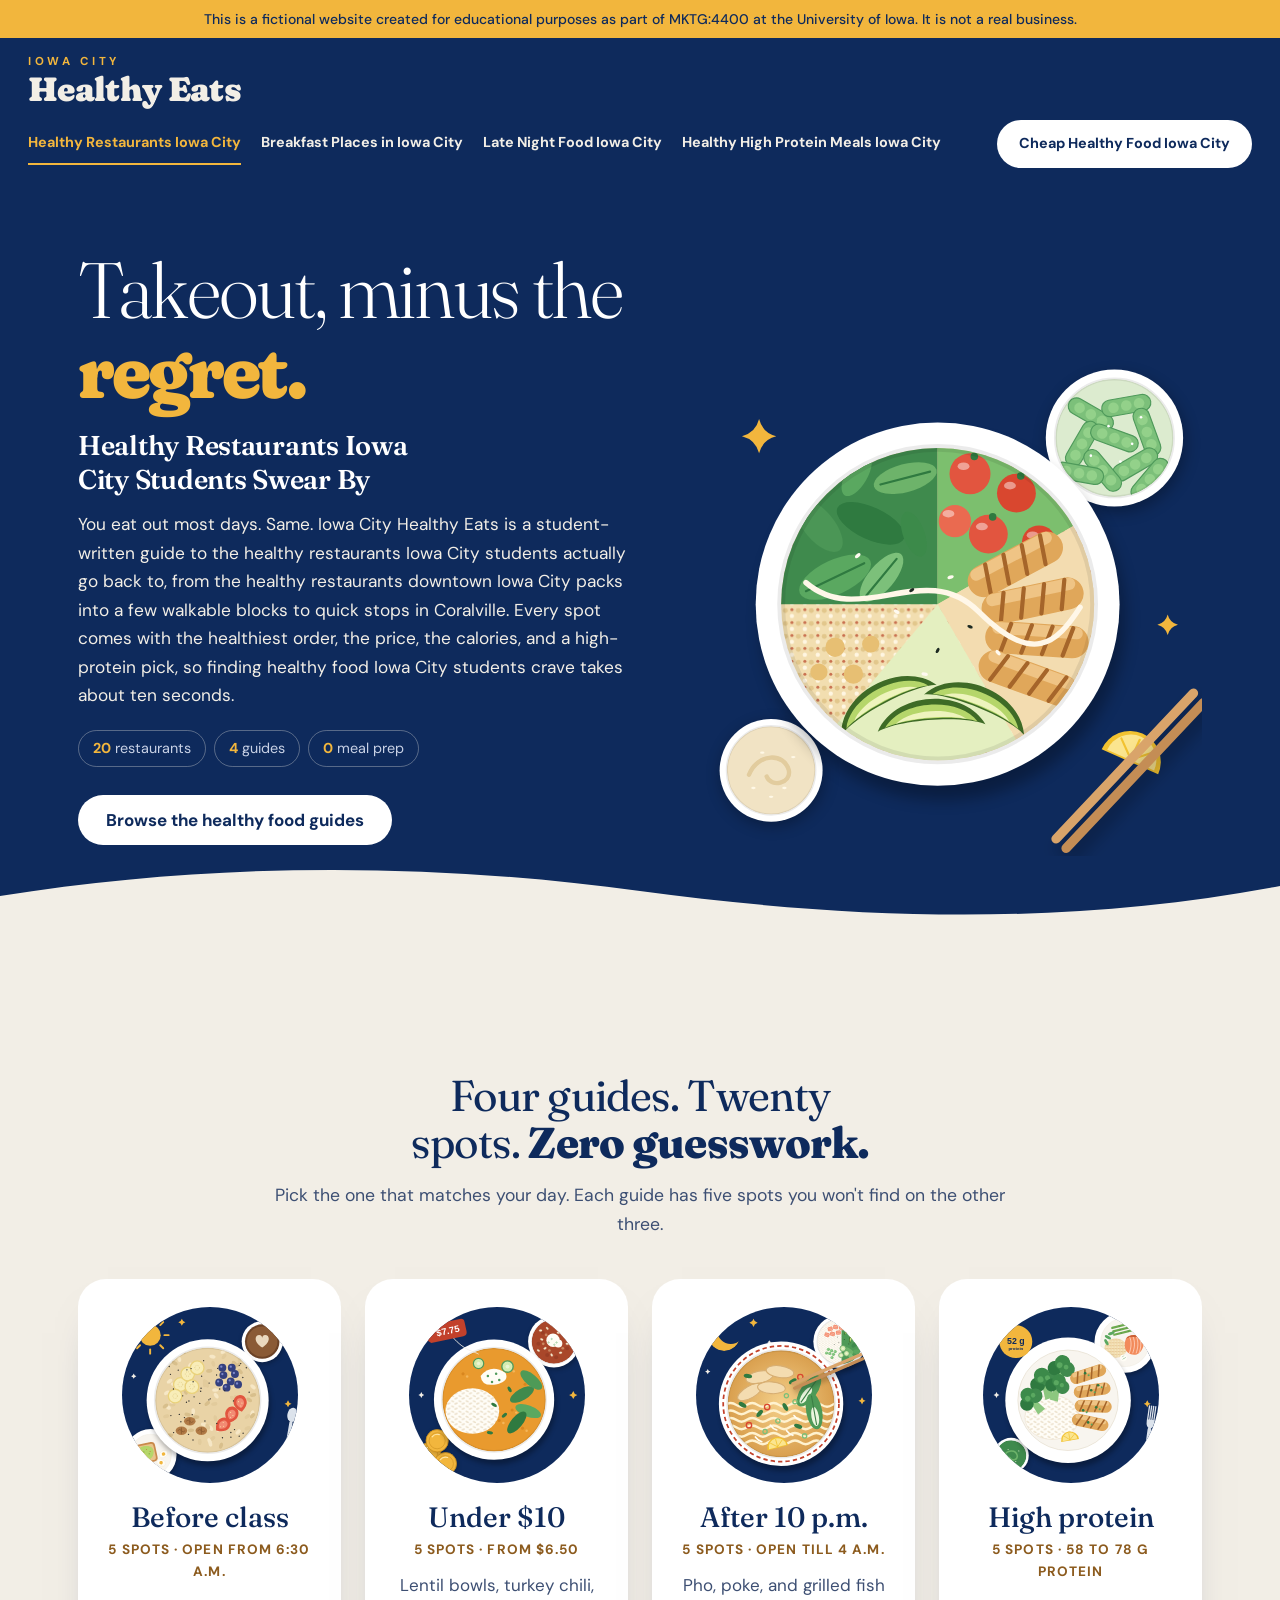
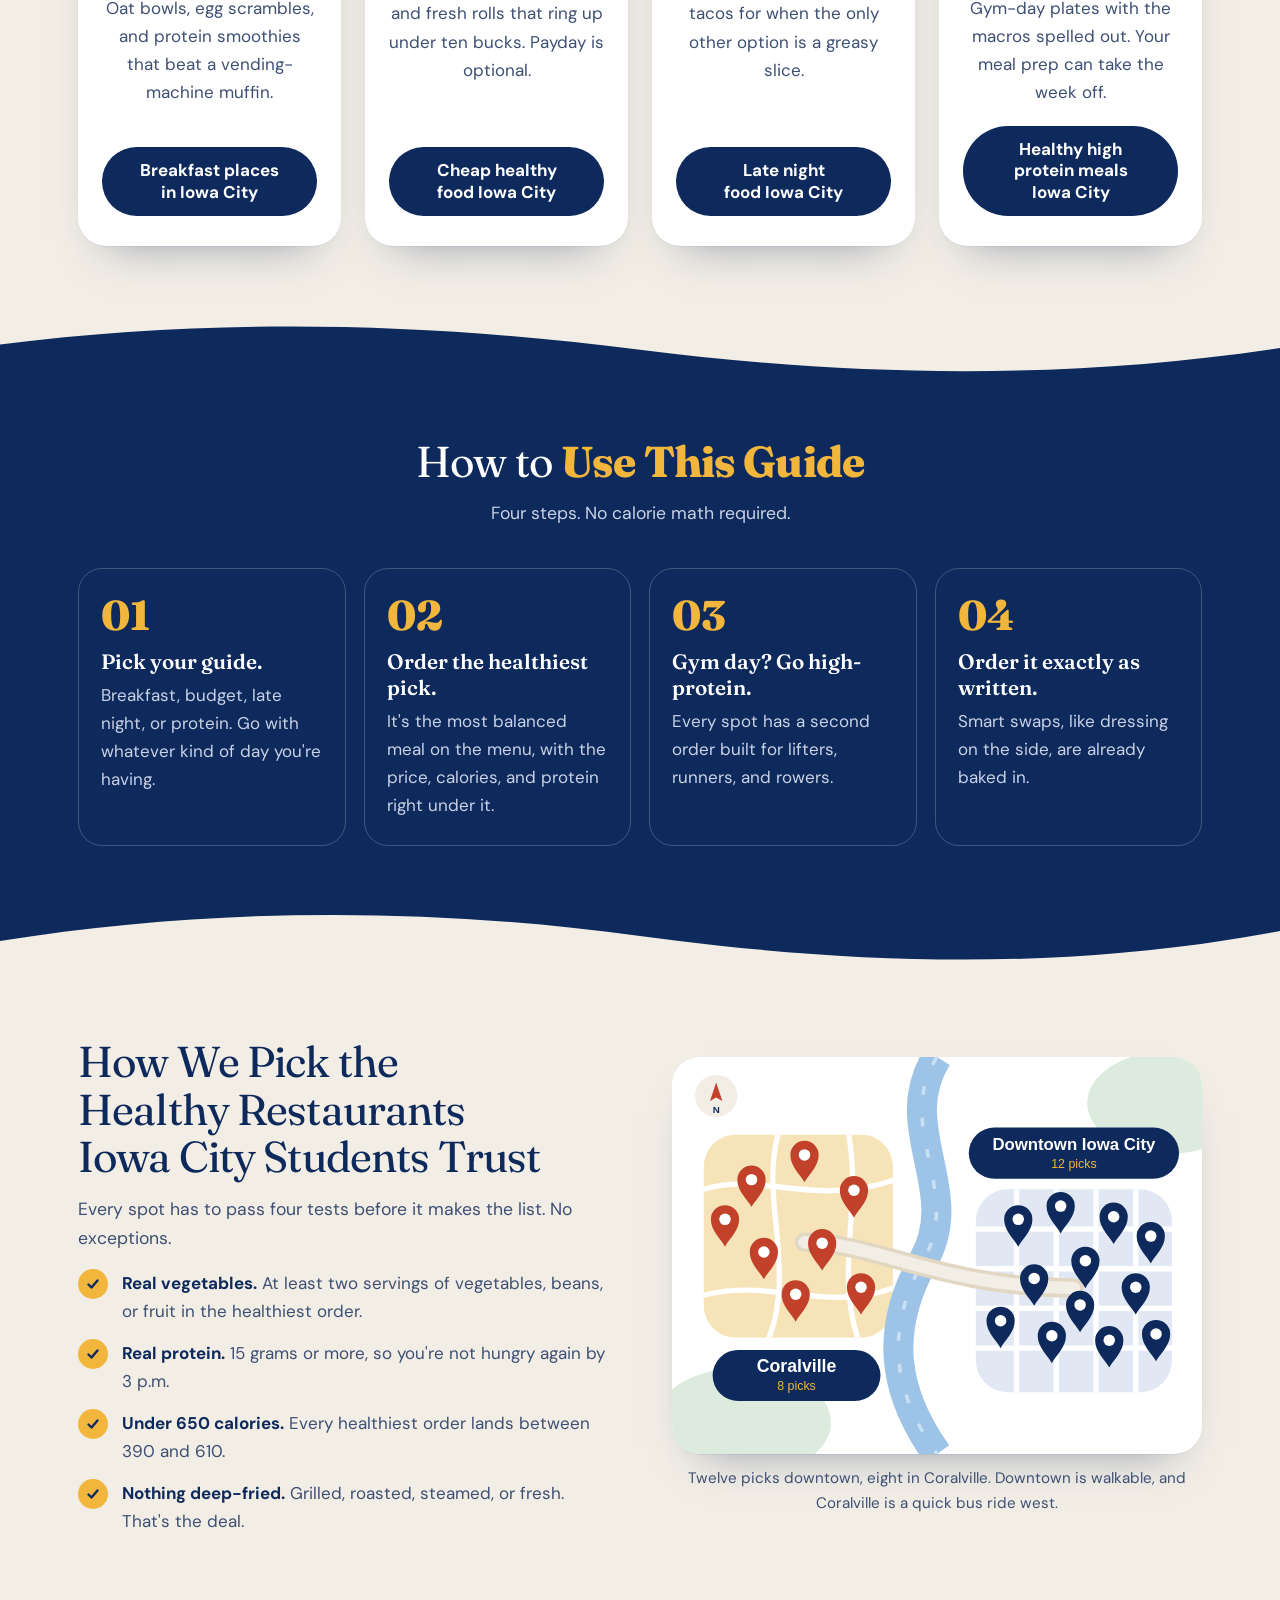
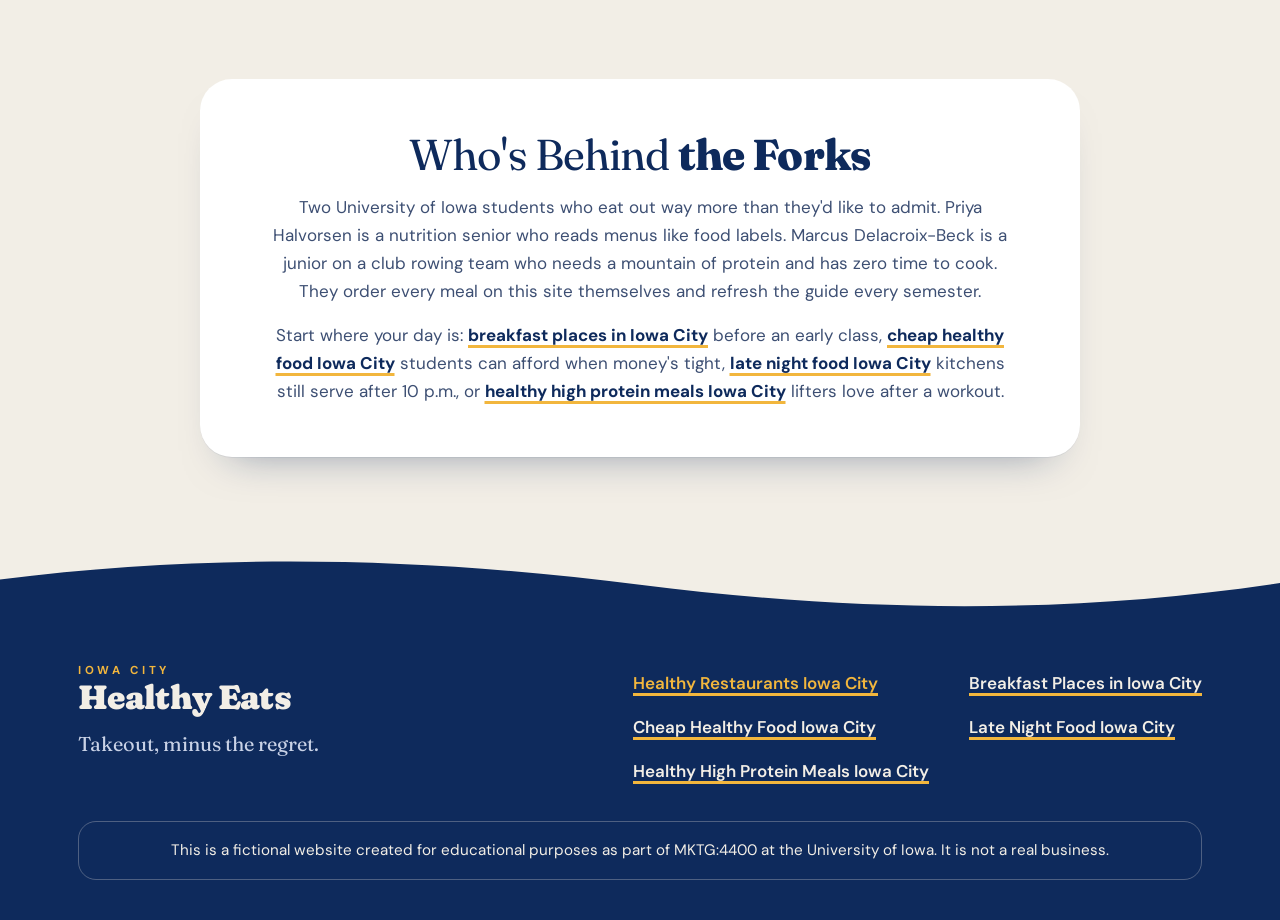
<file: index.html>
<!DOCTYPE html>
<html lang="en">
<head>
  <meta charset="utf-8">
  <meta name="viewport" content="width=device-width, initial-scale=1">
  <title>Healthy Restaurants Iowa City | Downtown Student Guide</title>
  <meta name="description" content="Find healthy restaurants Iowa City students love, from downtown to Coralville, with the healthiest order, price, and a high-protein pick at every spot.">
  <link rel="canonical" href="https://r5ffi.github.io/">
  <meta property="og:type" content="website">
  <meta property="og:site_name" content="Iowa City Healthy Eats">
  <meta property="og:locale" content="en_US">
  <meta property="og:title" content="Healthy Restaurants Iowa City | Downtown Student Guide">
  <meta property="og:description" content="Find healthy restaurants Iowa City students love, from downtown to Coralville, with the healthiest order, price, and a high-protein pick at every spot.">
  <meta property="og:url" content="https://r5ffi.github.io/">
  <meta property="og:image" content="https://r5ffi.github.io/images/share-card.png">
  <meta property="og:image:width" content="1200">
  <meta property="og:image:height" content="630">
  <meta property="og:image:alt" content="Iowa City Healthy Eats wordmark above the tagline “Takeout, minus the regret.” in cream and gold on navy">
  <meta name="twitter:card" content="summary_large_image">
  <meta name="twitter:title" content="Healthy Restaurants Iowa City | Downtown Student Guide">
  <meta name="twitter:description" content="Find healthy restaurants Iowa City students love, from downtown to Coralville, with the healthiest order, price, and a high-protein pick at every spot.">
  <meta name="twitter:image" content="https://r5ffi.github.io/images/share-card.png">
  <link rel="icon" href="images/favicon.svg" type="image/svg+xml">
  <link rel="preconnect" href="https://fonts.googleapis.com">
  <link rel="preconnect" href="https://fonts.gstatic.com" crossorigin>
  <link rel="stylesheet" href="https://fonts.googleapis.com/css2?family=DM+Sans:opsz,wght@9..40,400..700&amp;family=Fraunces:opsz,wght,SOFT@9..144,300..900,0..100&amp;display=swap">
  <link rel="stylesheet" href="css/style.css">
</head>
<body>
  <div class="notice" role="note">
    <div class="wrap">
      <p>This is a fictional website created for educational purposes as part of MKTG:4400 at the University of Iowa. It is not a real business.</p>
    </div>
  </div>

  <a class="skip-link" href="#main">Skip to main content</a>

  <header class="site-header">
    <div class="wrap wrap-wide header-inner">
      <div class="wordmark"><span class="wordmark-top">Iowa City</span> <span class="wordmark-main">Healthy Eats</span></div>
      <nav class="main-nav" aria-label="Main">
        <ul>
          <li><a href="./" aria-current="page">Healthy Restaurants Iowa City</a></li>
          <li><a href="breakfast/">Breakfast Places in Iowa City</a></li>
          <li><a href="late-night/">Late Night Food Iowa City</a></li>
          <li><a href="high-protein/">Healthy High Protein Meals Iowa City</a></li>
          <li class="nav-cta"><a href="under-10/">Cheap Healthy Food Iowa City</a></li>
        </ul>
      </nav>
    </div>
  </header>

  <main id="main">
    <section class="hero">
      <div class="wrap hero-grid">
        <div>
          <div class="punch">Takeout, minus the <strong>regret.</strong></div>
          <h1>Healthy Restaurants Iowa City Students Swear By</h1>
          <p class="lede">You eat out most days. Same. Iowa City Healthy Eats is a student-written guide to the healthy restaurants Iowa City students actually go back to, from the healthy restaurants downtown Iowa City packs into a few walkable blocks to quick stops in Coralville. Every spot comes with the healthiest order, the price, the calories, and a high-protein pick, so finding healthy food Iowa City students crave takes about ten seconds.</p>
          <ul class="glance">
            <li><strong>20</strong> restaurants</li>
            <li><strong>4</strong> guides</li>
            <li><strong>0</strong> meal prep</li>
          </ul>
          <a class="btn btn-light" href="#guides">Browse the healthy food guides</a>
        </div>
        <div class="hero-art">
          <img src="images/home-healthy-bowls.svg" width="600" height="600" alt="Grain bowl with greens, grilled chicken, avocado, and tomatoes, a typical order at healthy restaurants in Iowa City">
        </div>
      </div>
    </section>

    <section class="section" id="guides" aria-labelledby="guides-title">
      <div class="wrap">
        <div class="section-head">
          <h2 id="guides-title">Four guides. Twenty spots. <span>Zero guesswork.</span></h2>
          <p>Pick the one that matches your day. Each guide has five spots you won't find on the other three.</p>
        </div>
        <ul class="card-row">
          <li class="place-card">
            <div class="card-circle"><img src="images/breakfast-oat-bowl.svg" width="600" height="600" alt="Oatmeal bowl with berries and banana beside avocado toast and a latte, from our breakfast guide"></div>
            <h3>Before class</h3>
            <p class="place-detail">5 spots &middot; open from 6:30 a.m.</p>
            <p>Oat bowls, egg scrambles, and protein smoothies that beat a vending-machine muffin.</p>
            <a class="btn btn-navy" href="breakfast/">Breakfast places in Iowa City</a>
          </li>
          <li class="place-card">
            <div class="card-circle"><img src="images/under-10-lentil-bowl.svg" width="600" height="600" alt="Red lentil bowl and turkey chili with a $7.75 price tag, from our under-$10 guide"></div>
            <h3>Under $10</h3>
            <p class="place-detail">5 spots &middot; from $6.50</p>
            <p>Lentil bowls, turkey chili, and fresh rolls that ring up under ten bucks. Payday is optional.</p>
            <a class="btn btn-navy" href="under-10/">Cheap healthy food Iowa City</a>
          </li>
          <li class="place-card">
            <div class="card-circle"><img src="images/late-night-pho-bowl.svg" width="600" height="600" alt="Bowl of chicken pho under a crescent moon, from our late-night guide"></div>
            <h3>After 10 p.m.</h3>
            <p class="place-detail">5 spots &middot; open till 4 a.m.</p>
            <p>Pho, poke, and grilled fish tacos for when the only other option is a greasy slice.</p>
            <a class="btn btn-navy" href="late-night/">Late night food Iowa City</a>
          </li>
          <li class="place-card">
            <div class="card-circle"><img src="images/high-protein-chicken-plate.svg" width="600" height="600" alt="Plate of grilled chicken, rice, and broccoli, from our high-protein guide"></div>
            <h3>High protein</h3>
            <p class="place-detail">5 spots &middot; 58 to 78 g protein</p>
            <p>Gym-day plates with the macros spelled out. Your meal prep can take the week off.</p>
            <a class="btn btn-navy" href="high-protein/">Healthy high protein meals Iowa City</a>
          </li>
        </ul>
      </div>
    </section>

    <section class="section section-navy" aria-labelledby="how-title">
      <div class="wrap">
        <div class="section-head">
          <h2 id="how-title">How to <span>Use This Guide</span></h2>
          <p>Four steps. No calorie math required.</p>
        </div>
        <ol class="steps">
          <li><span class="step-title">Pick your guide.</span> Breakfast, budget, late night, or protein. Go with whatever kind of day you're having.</li>
          <li><span class="step-title">Order the healthiest pick.</span> It's the most balanced meal on the menu, with the price, calories, and protein right under it.</li>
          <li><span class="step-title">Gym day? Go high-protein.</span> Every spot has a second order built for lifters, runners, and rowers.</li>
          <li><span class="step-title">Order it exactly as written.</span> Smart swaps, like dressing on the side, are already baked in.</li>
        </ol>
      </div>
    </section>

    <section class="section" aria-labelledby="criteria-title">
      <div class="wrap split">
        <div>
          <h2 id="criteria-title">How We Pick the Healthy Restaurants Iowa City Students Trust</h2>
          <p>Every spot has to pass four tests before it makes the list. No exceptions.</p>
          <ul class="checklist">
            <li><strong>Real vegetables.</strong> At least two servings of vegetables, beans, or fruit in the healthiest order.</li>
            <li><strong>Real protein.</strong> 15 grams or more, so you're not hungry again by 3 p.m.</li>
            <li><strong>Under 650 calories.</strong> Every healthiest order lands between 390 and 610.</li>
            <li><strong>Nothing deep-fried.</strong> Grilled, roasted, steamed, or fresh. That's the deal.</li>
          </ul>
        </div>
        <figure class="figure">
          <img src="images/map-downtown-coralville.svg" width="600" height="450" alt="Map of downtown Iowa City and Coralville with pins for all 20 healthy restaurants in this guide">
          <figcaption>Twelve picks downtown, eight in Coralville. Downtown is walkable, and Coralville is a quick bus ride west.</figcaption>
        </figure>
      </div>
    </section>

    <section class="section" aria-labelledby="about-title">
      <div class="wrap">
        <div class="about-panel">
          <h2 id="about-title">Who's Behind <span>the Forks</span></h2>
          <p>Two University of Iowa students who eat out way more than they'd like to admit. Priya Halvorsen is a nutrition senior who reads menus like food labels. Marcus Delacroix-Beck is a junior on a club rowing team who needs a mountain of protein and has zero time to cook. They order every meal on this site themselves and refresh the guide every semester.</p>
          <p>Start where your day is: <a href="breakfast/">breakfast places in Iowa City</a> before an early class, <a href="under-10/">cheap healthy food Iowa City</a> students can afford when money's tight, <a href="late-night/">late night food Iowa City</a> kitchens still serve after 10 p.m., or <a href="high-protein/">healthy high protein meals Iowa City</a> lifters love after a workout.</p>
        </div>
      </div>
    </section>
  </main>

  <footer class="site-footer">
    <div class="wrap">
      <div class="footer-top">
        <div>
          <div class="wordmark"><span class="wordmark-top">Iowa City</span> <span class="wordmark-main">Healthy Eats</span></div>
          <p class="footer-tagline">Takeout, minus the regret.</p>
        </div>
        <nav class="footer-nav" aria-label="Footer">
          <ul>
            <li><a href="./" aria-current="page">Healthy Restaurants Iowa City</a></li>
            <li><a href="breakfast/">Breakfast Places in Iowa City</a></li>
            <li><a href="under-10/">Cheap Healthy Food Iowa City</a></li>
            <li><a href="late-night/">Late Night Food Iowa City</a></li>
            <li><a href="high-protein/">Healthy High Protein Meals Iowa City</a></li>
          </ul>
        </nav>
      </div>
      <p class="footer-notice">This is a fictional website created for educational purposes as part of MKTG:4400 at the University of Iowa. It is not a real business.</p>
    </div>
  </footer>
</body>
</html>
</file>
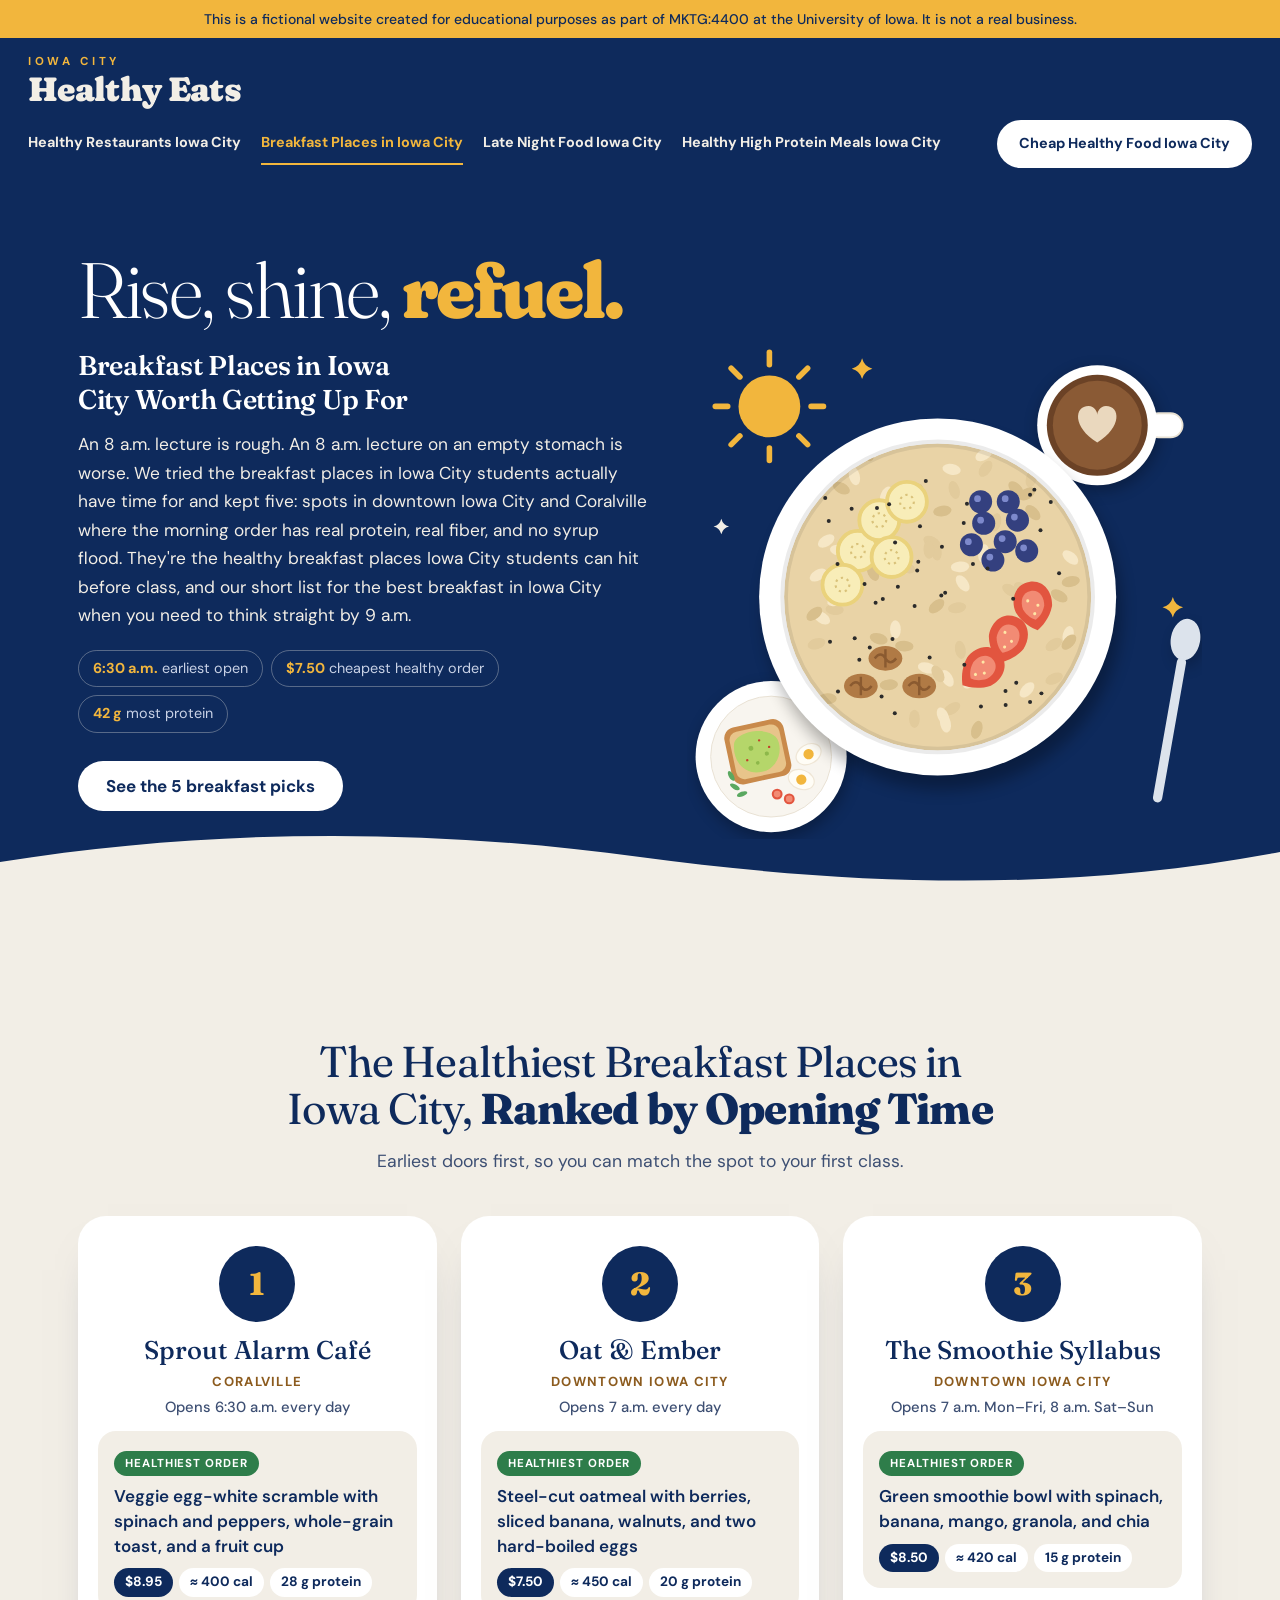
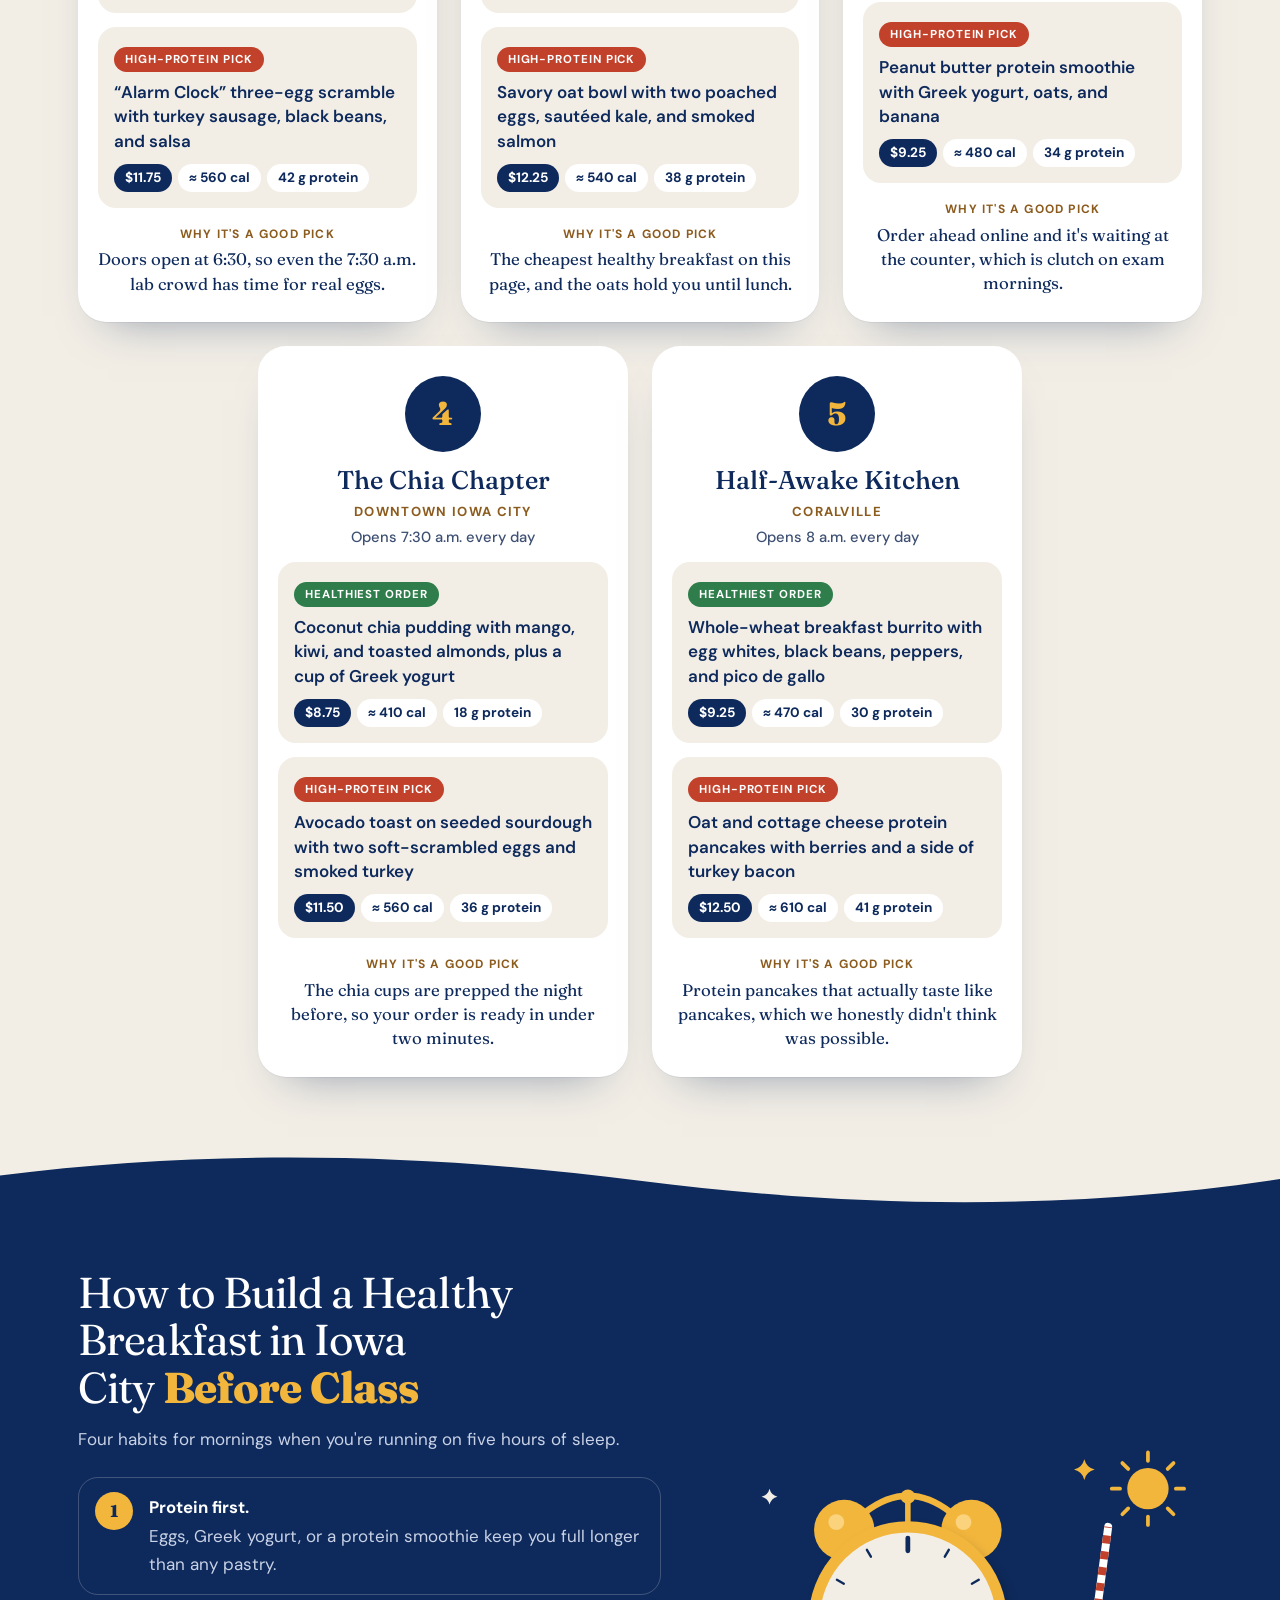
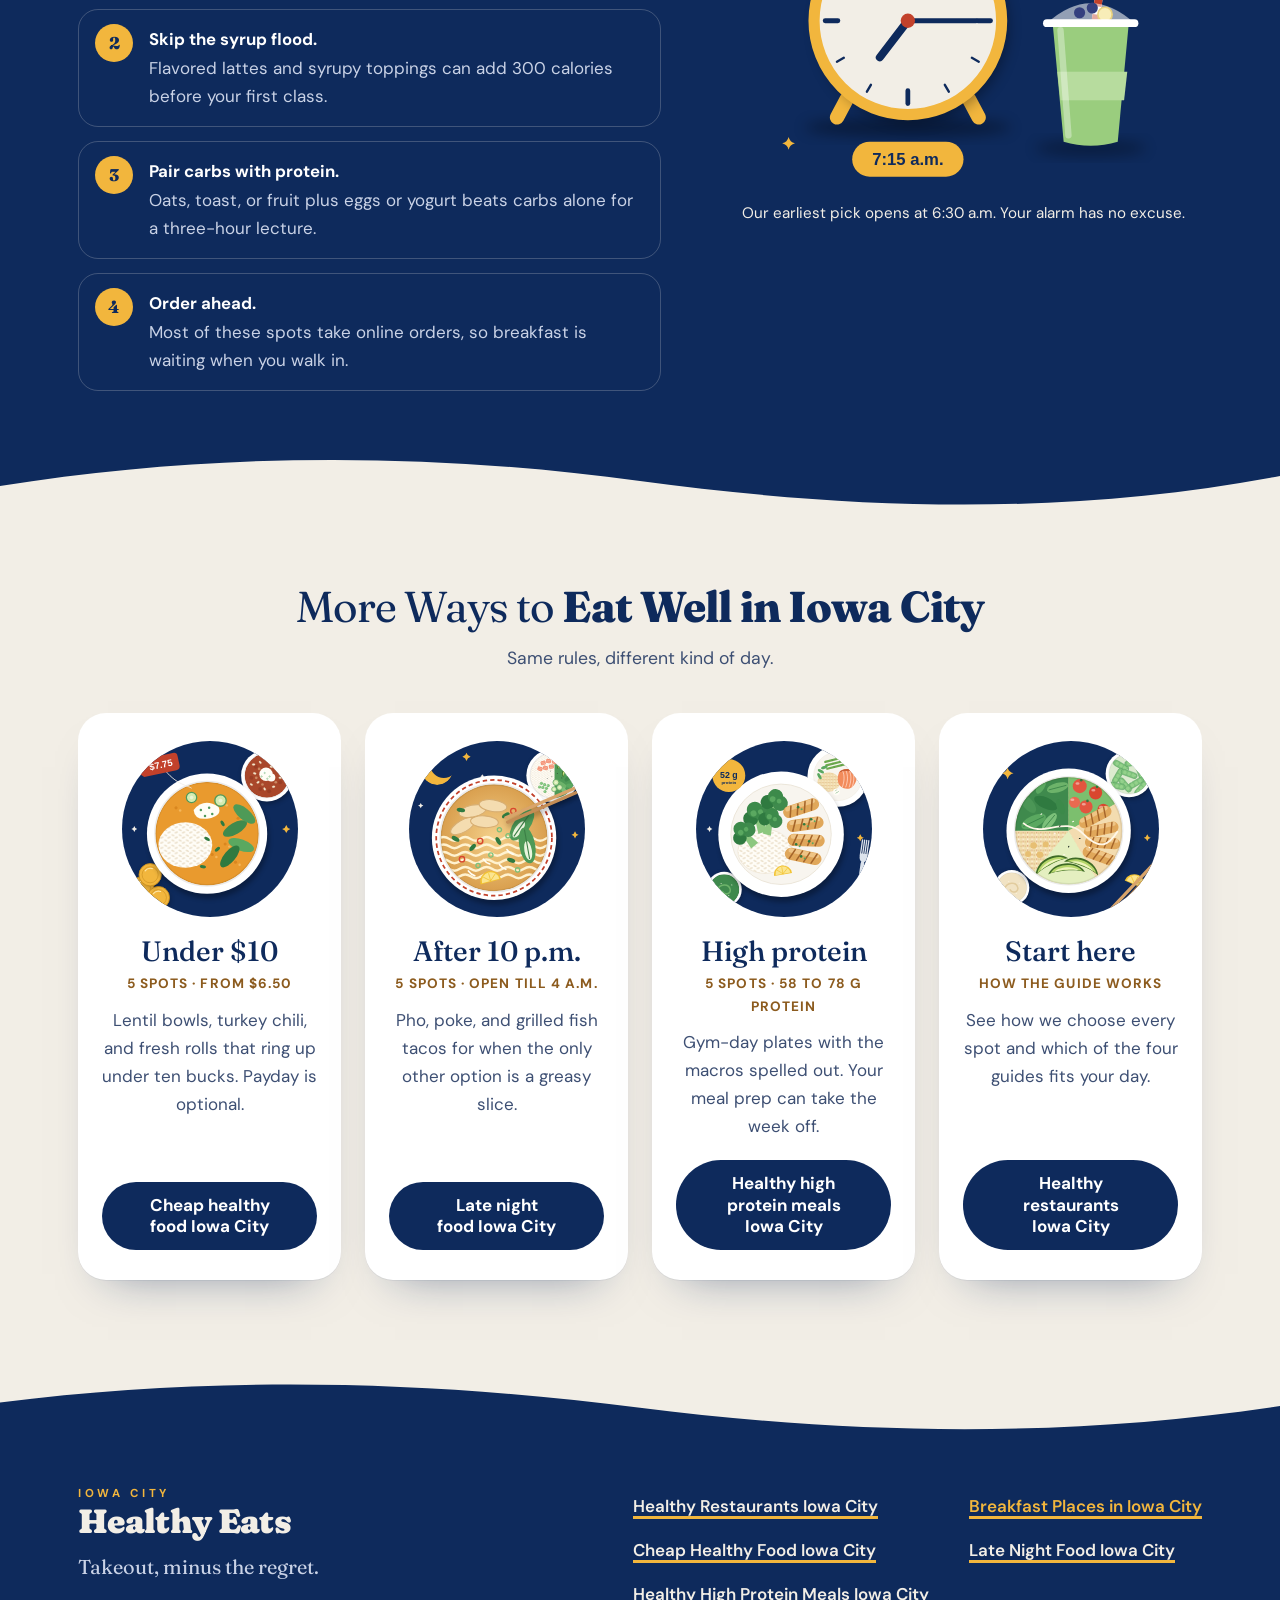
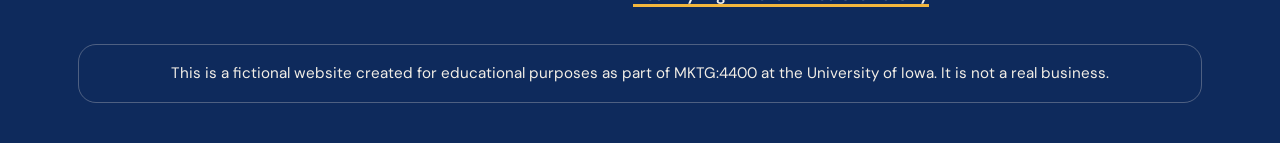
<file: breakfast/index.html>
<!DOCTYPE html>
<html lang="en">
<head>
  <meta charset="utf-8">
  <meta name="viewport" content="width=device-width, initial-scale=1">
  <title>Breakfast Places in Iowa City: 5 Healthy Morning Picks</title>
  <meta name="description" content="Breakfast places in Iowa City that fuel an 8 a.m. class: 5 healthy spots open early, each with the healthiest order, price, calories, and a protein pick.">
  <link rel="canonical" href="https://r5ffi.github.io/breakfast/">
  <meta property="og:type" content="website">
  <meta property="og:site_name" content="Iowa City Healthy Eats">
  <meta property="og:locale" content="en_US">
  <meta property="og:title" content="Breakfast Places in Iowa City: 5 Healthy Morning Picks">
  <meta property="og:description" content="Breakfast places in Iowa City that fuel an 8 a.m. class: 5 healthy spots open early, each with the healthiest order, price, calories, and a protein pick.">
  <meta property="og:url" content="https://r5ffi.github.io/breakfast/">
  <meta property="og:image" content="https://r5ffi.github.io/images/share-card.png">
  <meta property="og:image:width" content="1200">
  <meta property="og:image:height" content="630">
  <meta property="og:image:alt" content="Iowa City Healthy Eats wordmark above the tagline “Takeout, minus the regret.” in cream and gold on navy">
  <meta name="twitter:card" content="summary_large_image">
  <meta name="twitter:title" content="Breakfast Places in Iowa City: 5 Healthy Morning Picks">
  <meta name="twitter:description" content="Breakfast places in Iowa City that fuel an 8 a.m. class: 5 healthy spots open early, each with the healthiest order, price, calories, and a protein pick.">
  <meta name="twitter:image" content="https://r5ffi.github.io/images/share-card.png">
  <link rel="icon" href="../images/favicon.svg" type="image/svg+xml">
  <link rel="preconnect" href="https://fonts.googleapis.com">
  <link rel="preconnect" href="https://fonts.gstatic.com" crossorigin>
  <link rel="stylesheet" href="https://fonts.googleapis.com/css2?family=DM+Sans:opsz,wght@9..40,400..700&amp;family=Fraunces:opsz,wght,SOFT@9..144,300..900,0..100&amp;display=swap">
  <link rel="stylesheet" href="../css/style.css">
</head>
<body>
  <div class="notice" role="note">
    <div class="wrap">
      <p>This is a fictional website created for educational purposes as part of MKTG:4400 at the University of Iowa. It is not a real business.</p>
    </div>
  </div>

  <a class="skip-link" href="#main">Skip to main content</a>

  <header class="site-header">
    <div class="wrap wrap-wide header-inner">
      <div class="wordmark"><span class="wordmark-top">Iowa City</span> <span class="wordmark-main">Healthy Eats</span></div>
      <nav class="main-nav" aria-label="Main">
        <ul>
          <li><a href="../">Healthy Restaurants Iowa City</a></li>
          <li><a href="./" aria-current="page">Breakfast Places in Iowa City</a></li>
          <li><a href="../late-night/">Late Night Food Iowa City</a></li>
          <li><a href="../high-protein/">Healthy High Protein Meals Iowa City</a></li>
          <li class="nav-cta"><a href="../under-10/">Cheap Healthy Food Iowa City</a></li>
        </ul>
      </nav>
    </div>
  </header>

  <main id="main">
    <section class="hero">
      <div class="wrap hero-grid">
        <div>
          <div class="punch">Rise, shine, <strong>refuel.</strong></div>
          <h1>Breakfast Places in Iowa City Worth Getting Up For</h1>
          <p class="lede">An 8 a.m. lecture is rough. An 8 a.m. lecture on an empty stomach is worse. We tried the breakfast places in Iowa City students actually have time for and kept five: spots in downtown Iowa City and Coralville where the morning order has real protein, real fiber, and no syrup flood. They're the healthy breakfast places Iowa City students can hit before class, and our short list for the best breakfast in Iowa City when you need to think straight by 9 a.m.</p>
          <ul class="glance">
            <li><strong>6:30 a.m.</strong> earliest open</li>
            <li><strong>$7.50</strong> cheapest healthy order</li>
            <li><strong>42 g</strong> most protein</li>
          </ul>
          <a class="btn btn-light" href="#picks">See the 5 breakfast picks</a>
        </div>
        <div class="hero-art">
          <img src="../images/breakfast-oat-bowl.svg" width="600" height="600" alt="Oatmeal with blueberries, banana, and strawberries next to avocado toast and a latte at a breakfast place in Iowa City">
        </div>
      </div>
    </section>

    <section class="section" id="picks" aria-labelledby="list-title">
      <div class="wrap">
        <div class="section-head">
          <h2 id="list-title">The Healthiest Breakfast Places in Iowa City, <span>Ranked by Opening Time</span></h2>
          <p>Earliest doors first, so you can match the spot to your first class.</p>
        </div>
        <ol class="spots" role="list">
          <li>
            <article class="spot" id="sprout-alarm-cafe">
              <div class="spot-top">
                <span class="spot-rank" aria-hidden="true">1</span>
                <h3>Sprout Alarm Caf&eacute;</h3>
                <p class="spot-where">Coralville</p>
                <p class="spot-hours">Opens 6:30 a.m. every day</p>
              </div>
              <div class="order">
                <p class="order-label">Healthiest order</p>
                <p class="order-name">Veggie egg-white scramble with spinach and peppers, whole-grain toast, and a fruit cup</p>
                <ul class="stats">
                  <li class="price">$8.95</li>
                  <li>&asymp; 400 cal</li>
                  <li>28 g protein</li>
                </ul>
              </div>
              <div class="order order-protein">
                <p class="order-label">High-protein pick</p>
                <p class="order-name">&ldquo;Alarm Clock&rdquo; three-egg scramble with turkey sausage, black beans, and salsa</p>
                <ul class="stats">
                  <li class="price">$11.75</li>
                  <li>&asymp; 560 cal</li>
                  <li>42 g protein</li>
                </ul>
              </div>
              <p class="spot-why"><strong>Why it's a good pick</strong> Doors open at 6:30, so even the 7:30 a.m. lab crowd has time for real eggs.</p>
            </article>
          </li>
          <li>
            <article class="spot" id="oat-and-ember">
              <div class="spot-top">
                <span class="spot-rank" aria-hidden="true">2</span>
                <h3>Oat &amp; Ember</h3>
                <p class="spot-where">Downtown Iowa City</p>
                <p class="spot-hours">Opens 7 a.m. every day</p>
              </div>
              <div class="order">
                <p class="order-label">Healthiest order</p>
                <p class="order-name">Steel-cut oatmeal with berries, sliced banana, walnuts, and two hard-boiled eggs</p>
                <ul class="stats">
                  <li class="price">$7.50</li>
                  <li>&asymp; 450 cal</li>
                  <li>20 g protein</li>
                </ul>
              </div>
              <div class="order order-protein">
                <p class="order-label">High-protein pick</p>
                <p class="order-name">Savory oat bowl with two poached eggs, saut&eacute;ed kale, and smoked salmon</p>
                <ul class="stats">
                  <li class="price">$12.25</li>
                  <li>&asymp; 540 cal</li>
                  <li>38 g protein</li>
                </ul>
              </div>
              <p class="spot-why"><strong>Why it's a good pick</strong> The cheapest healthy breakfast on this page, and the oats hold you until lunch.</p>
            </article>
          </li>
          <li>
            <article class="spot" id="the-smoothie-syllabus">
              <div class="spot-top">
                <span class="spot-rank" aria-hidden="true">3</span>
                <h3>The Smoothie Syllabus</h3>
                <p class="spot-where">Downtown Iowa City</p>
                <p class="spot-hours">Opens 7 a.m. Mon&ndash;Fri, 8 a.m. Sat&ndash;Sun</p>
              </div>
              <div class="order">
                <p class="order-label">Healthiest order</p>
                <p class="order-name">Green smoothie bowl with spinach, banana, mango, granola, and chia</p>
                <ul class="stats">
                  <li class="price">$8.50</li>
                  <li>&asymp; 420 cal</li>
                  <li>15 g protein</li>
                </ul>
              </div>
              <div class="order order-protein">
                <p class="order-label">High-protein pick</p>
                <p class="order-name">Peanut butter protein smoothie with Greek yogurt, oats, and banana</p>
                <ul class="stats">
                  <li class="price">$9.25</li>
                  <li>&asymp; 480 cal</li>
                  <li>34 g protein</li>
                </ul>
              </div>
              <p class="spot-why"><strong>Why it's a good pick</strong> Order ahead online and it's waiting at the counter, which is clutch on exam mornings.</p>
            </article>
          </li>
          <li>
            <article class="spot" id="the-chia-chapter">
              <div class="spot-top">
                <span class="spot-rank" aria-hidden="true">4</span>
                <h3>The Chia Chapter</h3>
                <p class="spot-where">Downtown Iowa City</p>
                <p class="spot-hours">Opens 7:30 a.m. every day</p>
              </div>
              <div class="order">
                <p class="order-label">Healthiest order</p>
                <p class="order-name">Coconut chia pudding with mango, kiwi, and toasted almonds, plus a cup of Greek yogurt</p>
                <ul class="stats">
                  <li class="price">$8.75</li>
                  <li>&asymp; 410 cal</li>
                  <li>18 g protein</li>
                </ul>
              </div>
              <div class="order order-protein">
                <p class="order-label">High-protein pick</p>
                <p class="order-name">Avocado toast on seeded sourdough with two soft-scrambled eggs and smoked turkey</p>
                <ul class="stats">
                  <li class="price">$11.50</li>
                  <li>&asymp; 560 cal</li>
                  <li>36 g protein</li>
                </ul>
              </div>
              <p class="spot-why"><strong>Why it's a good pick</strong> The chia cups are prepped the night before, so your order is ready in under two minutes.</p>
            </article>
          </li>
          <li>
            <article class="spot" id="half-awake-kitchen">
              <div class="spot-top">
                <span class="spot-rank" aria-hidden="true">5</span>
                <h3>Half-Awake Kitchen</h3>
                <p class="spot-where">Coralville</p>
                <p class="spot-hours">Opens 8 a.m. every day</p>
              </div>
              <div class="order">
                <p class="order-label">Healthiest order</p>
                <p class="order-name">Whole-wheat breakfast burrito with egg whites, black beans, peppers, and pico de gallo</p>
                <ul class="stats">
                  <li class="price">$9.25</li>
                  <li>&asymp; 470 cal</li>
                  <li>30 g protein</li>
                </ul>
              </div>
              <div class="order order-protein">
                <p class="order-label">High-protein pick</p>
                <p class="order-name">Oat and cottage cheese protein pancakes with berries and a side of turkey bacon</p>
                <ul class="stats">
                  <li class="price">$12.50</li>
                  <li>&asymp; 610 cal</li>
                  <li>41 g protein</li>
                </ul>
              </div>
              <p class="spot-why"><strong>Why it's a good pick</strong> Protein pancakes that actually taste like pancakes, which we honestly didn't think was possible.</p>
            </article>
          </li>
        </ol>
      </div>
    </section>

    <section class="section section-navy" aria-labelledby="tips-title">
      <div class="wrap tips-grid">
        <div>
          <h2 id="tips-title">How to Build a Healthy Breakfast in Iowa City <span>Before Class</span></h2>
          <p>Four habits for mornings when you're running on five hours of sleep.</p>
          <ol class="tip-list">
            <li><strong>Protein first.</strong> Eggs, Greek yogurt, or a protein smoothie keep you full longer than any pastry.</li>
            <li><strong>Skip the syrup flood.</strong> Flavored lattes and syrupy toppings can add 300 calories before your first class.</li>
            <li><strong>Pair carbs with protein.</strong> Oats, toast, or fruit plus eggs or yogurt beats carbs alone for a three-hour lecture.</li>
            <li><strong>Order ahead.</strong> Most of these spots take online orders, so breakfast is waiting when you walk in.</li>
          </ol>
        </div>
        <figure class="tips-art">
          <img src="../images/breakfast-alarm-clock.svg" width="600" height="450" alt="Alarm clock at 7:15 a.m. beside a green smoothie, a quick healthy breakfast before an early Iowa City class">
          <figcaption>Our earliest pick opens at 6:30 a.m. Your alarm has no excuse.</figcaption>
        </figure>
      </div>
    </section>

    <section class="section" aria-labelledby="more-title">
      <div class="wrap">
        <div class="section-head">
          <h2 id="more-title">More Ways to <span>Eat Well in Iowa City</span></h2>
          <p>Same rules, different kind of day.</p>
        </div>
        <ul class="card-row">
          <li class="place-card">
            <div class="card-circle"><img src="../images/under-10-lentil-bowl.svg" width="600" height="600" alt="Red lentil bowl and turkey chili with a $7.75 price tag, from our under-$10 guide"></div>
            <h3>Under $10</h3>
            <p class="place-detail">5 spots &middot; from $6.50</p>
            <p>Lentil bowls, turkey chili, and fresh rolls that ring up under ten bucks. Payday is optional.</p>
            <a class="btn btn-navy" href="../under-10/">Cheap healthy food Iowa City</a>
          </li>
          <li class="place-card">
            <div class="card-circle"><img src="../images/late-night-pho-bowl.svg" width="600" height="600" alt="Bowl of chicken pho under a crescent moon, from our late-night guide"></div>
            <h3>After 10 p.m.</h3>
            <p class="place-detail">5 spots &middot; open till 4 a.m.</p>
            <p>Pho, poke, and grilled fish tacos for when the only other option is a greasy slice.</p>
            <a class="btn btn-navy" href="../late-night/">Late night food Iowa City</a>
          </li>
          <li class="place-card">
            <div class="card-circle"><img src="../images/high-protein-chicken-plate.svg" width="600" height="600" alt="Plate of grilled chicken, rice, and broccoli, from our high-protein guide"></div>
            <h3>High protein</h3>
            <p class="place-detail">5 spots &middot; 58 to 78 g protein</p>
            <p>Gym-day plates with the macros spelled out. Your meal prep can take the week off.</p>
            <a class="btn btn-navy" href="../high-protein/">Healthy high protein meals Iowa City</a>
          </li>
          <li class="place-card">
            <div class="card-circle"><img src="../images/home-healthy-bowls.svg" width="600" height="600" alt="Grain bowl with greens, grilled chicken, and avocado, from our guide to eating well in Iowa City"></div>
            <h3>Start here</h3>
            <p class="place-detail">How the guide works</p>
            <p>See how we choose every spot and which of the four guides fits your day.</p>
            <a class="btn btn-navy" href="../">Healthy restaurants Iowa City</a>
          </li>
        </ul>
      </div>
    </section>
  </main>

  <footer class="site-footer">
    <div class="wrap">
      <div class="footer-top">
        <div>
          <div class="wordmark"><span class="wordmark-top">Iowa City</span> <span class="wordmark-main">Healthy Eats</span></div>
          <p class="footer-tagline">Takeout, minus the regret.</p>
        </div>
        <nav class="footer-nav" aria-label="Footer">
          <ul>
            <li><a href="../">Healthy Restaurants Iowa City</a></li>
            <li><a href="./" aria-current="page">Breakfast Places in Iowa City</a></li>
            <li><a href="../under-10/">Cheap Healthy Food Iowa City</a></li>
            <li><a href="../late-night/">Late Night Food Iowa City</a></li>
            <li><a href="../high-protein/">Healthy High Protein Meals Iowa City</a></li>
          </ul>
        </nav>
      </div>
      <p class="footer-notice">This is a fictional website created for educational purposes as part of MKTG:4400 at the University of Iowa. It is not a real business.</p>
    </div>
  </footer>
</body>
</html>
</file>
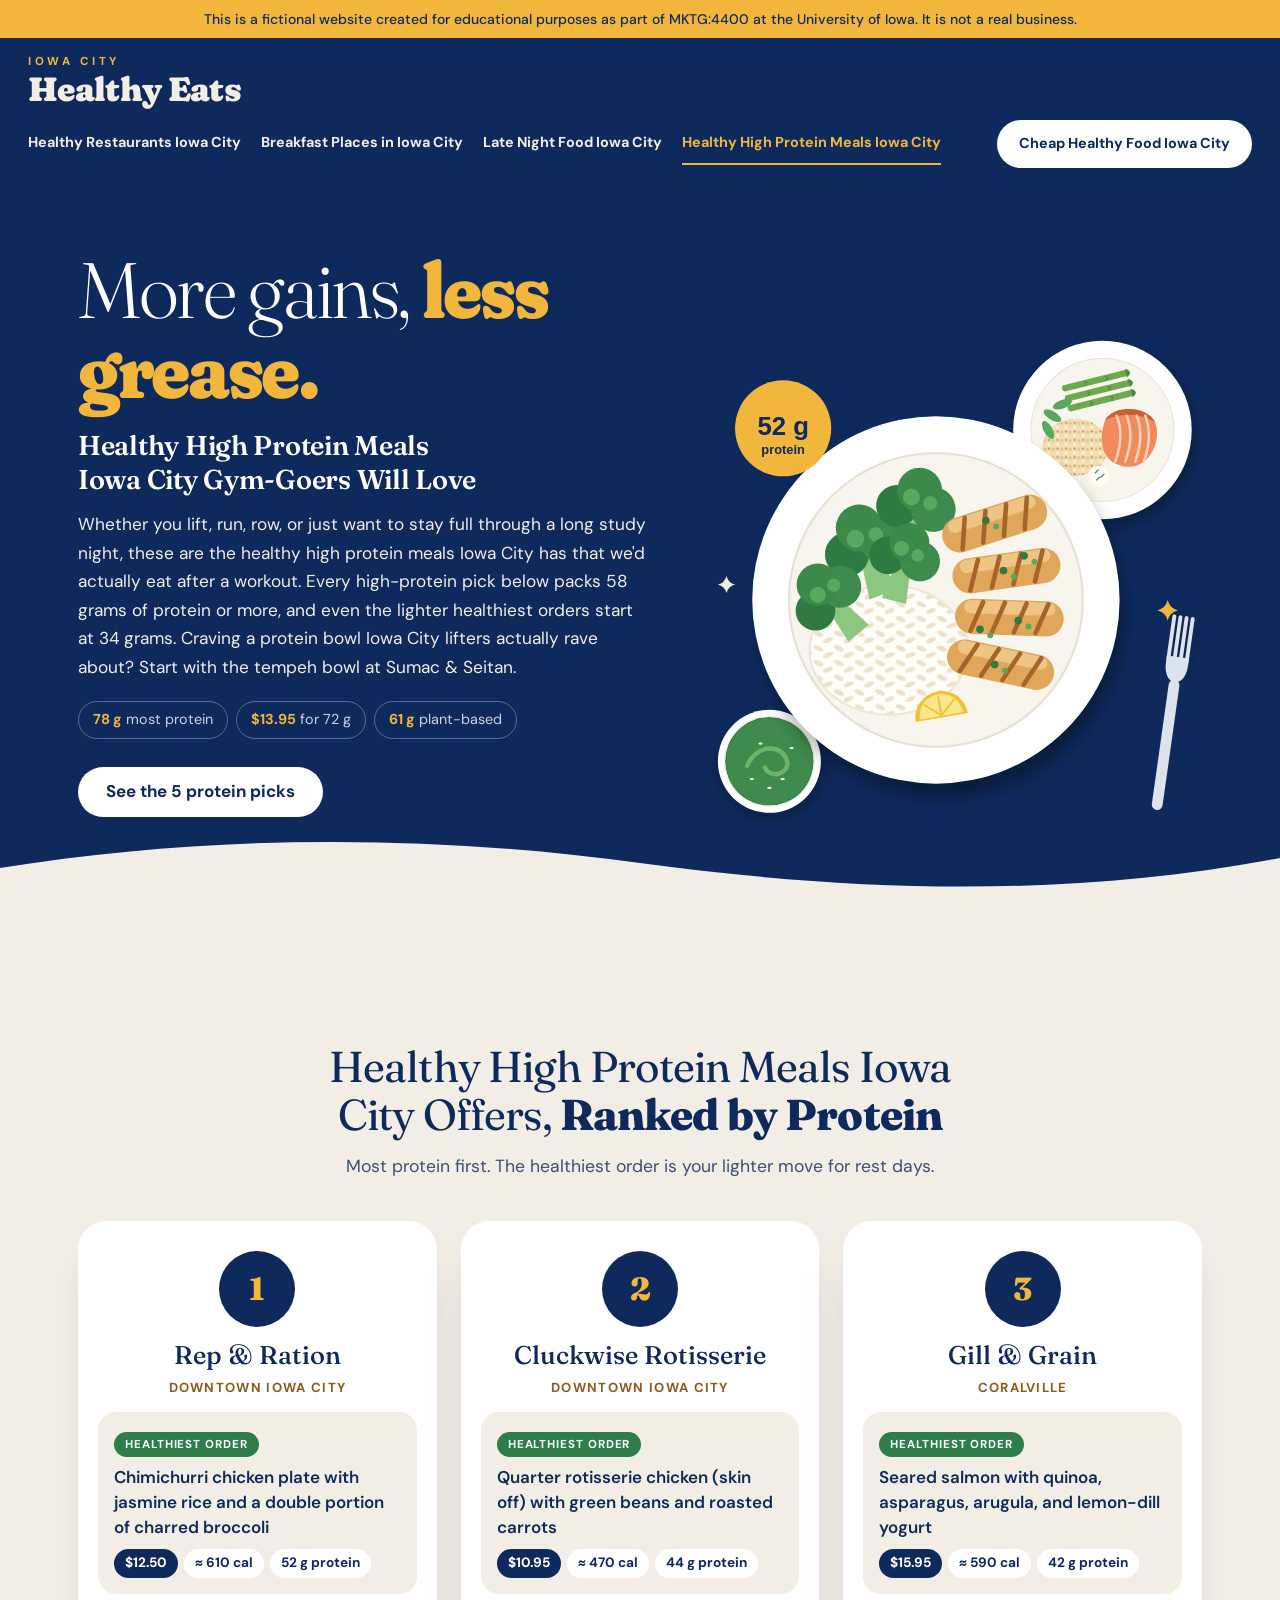
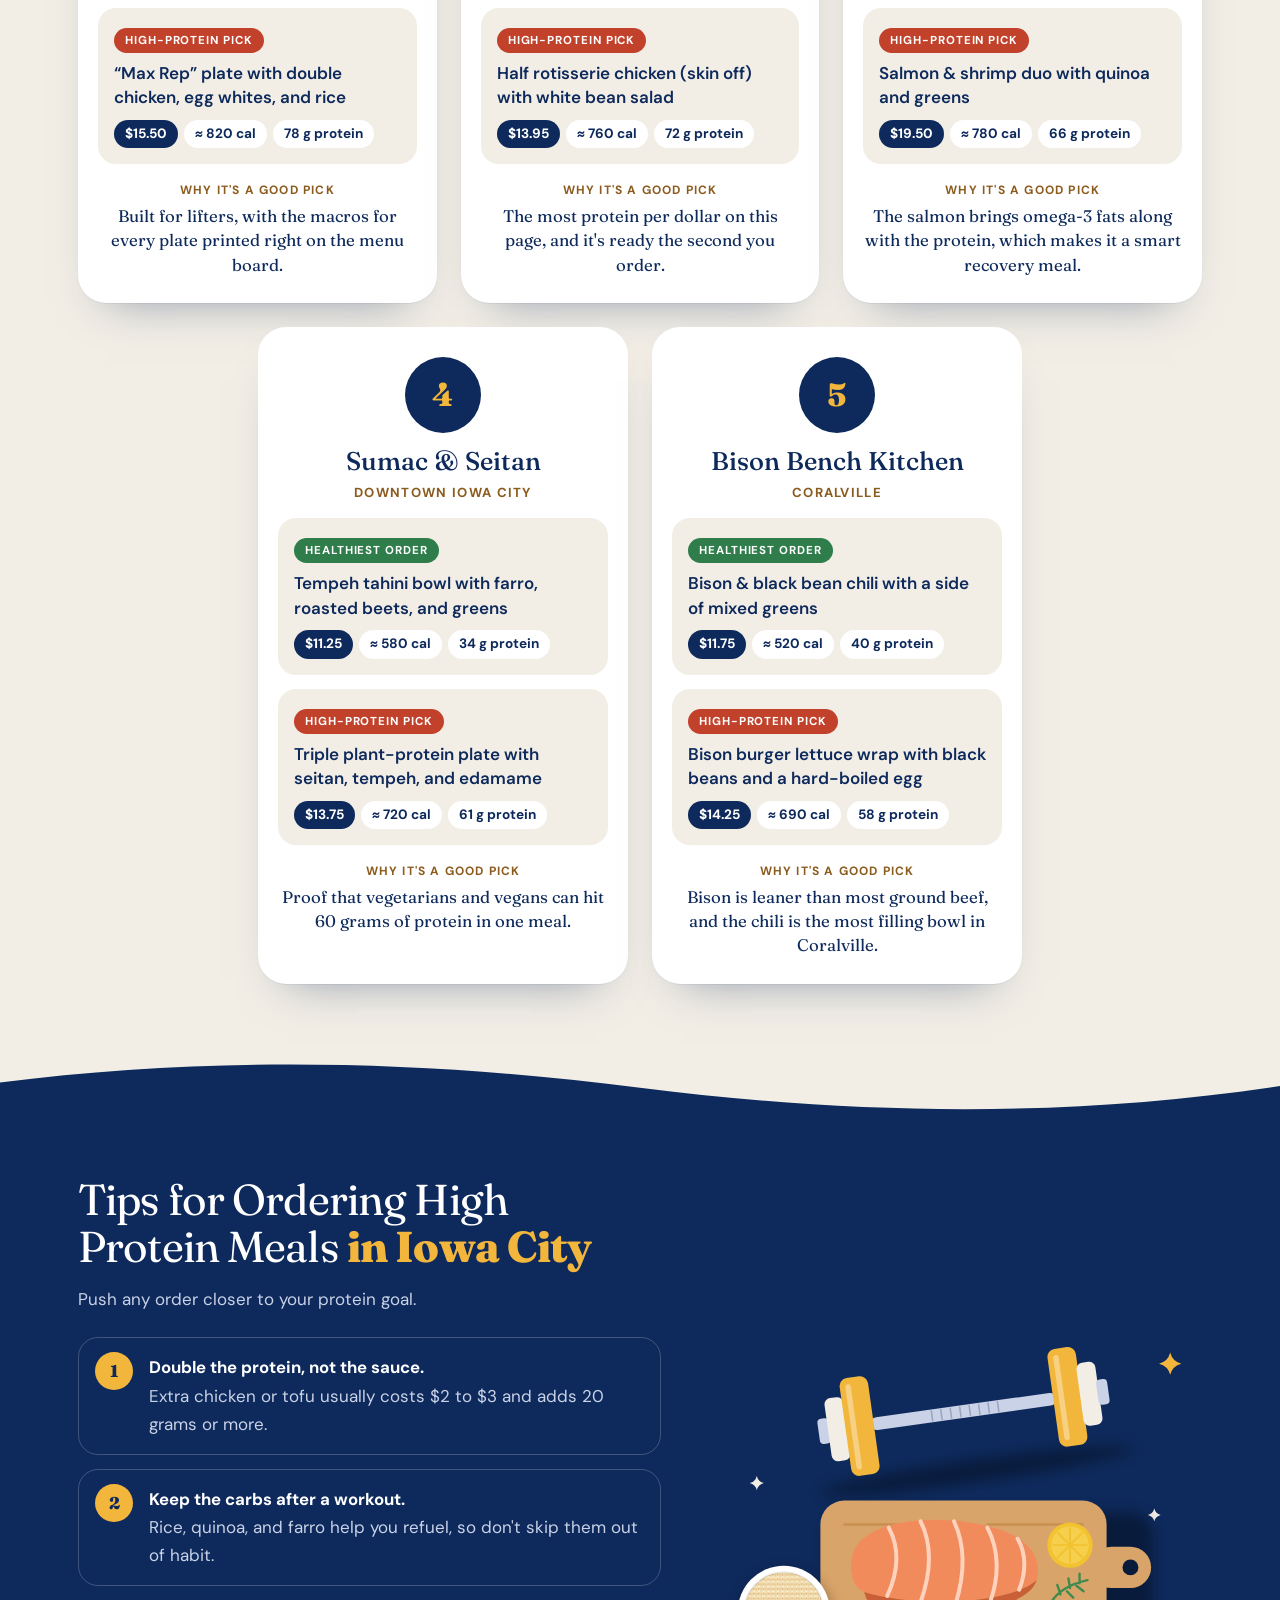
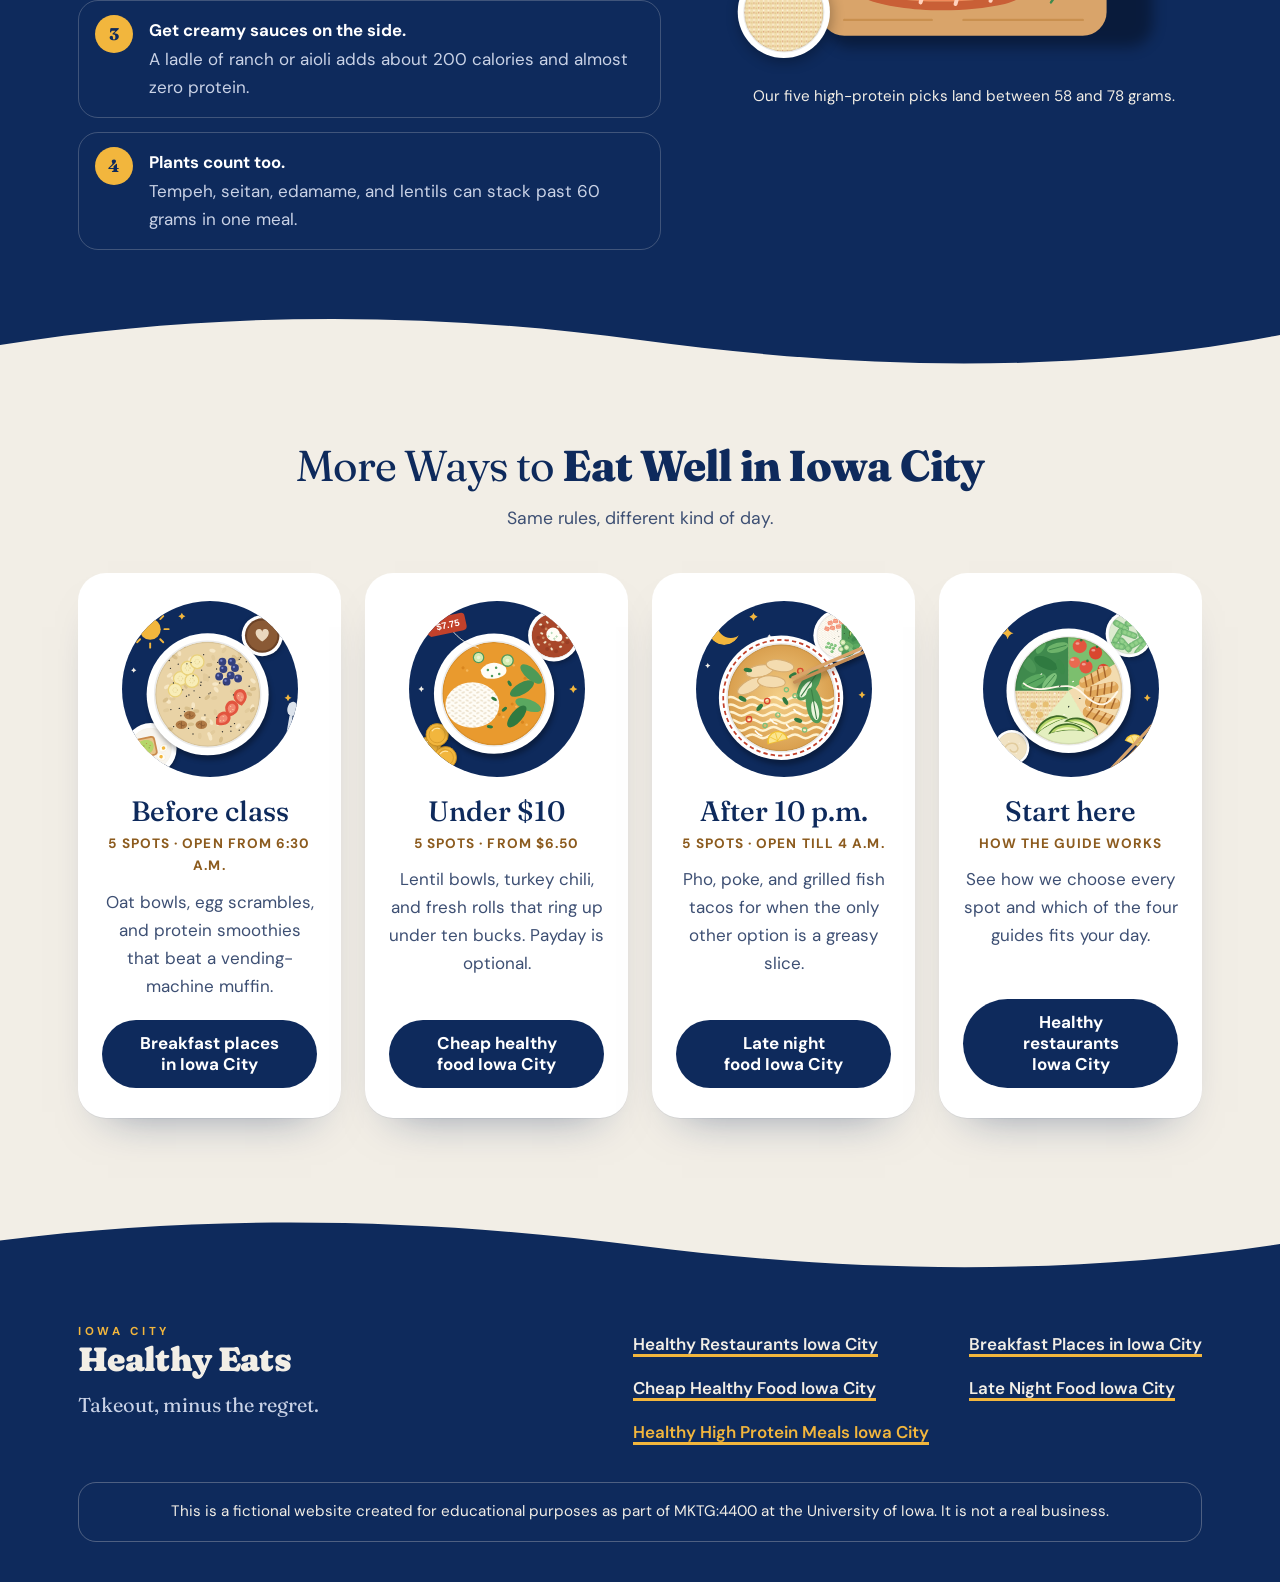
<file: high-protein/index.html>
<!DOCTYPE html>
<html lang="en">
<head>
  <meta charset="utf-8">
  <meta name="viewport" content="width=device-width, initial-scale=1">
  <title>Healthy High Protein Meals Iowa City: 5 Gym-Day Picks</title>
  <meta name="description" content="Healthy high protein meals Iowa City gym-goers love: 5 spots with 58g+ protein picks, plus prices and calories so you can hit your macros eating out.">
  <link rel="canonical" href="https://r5ffi.github.io/high-protein/">
  <meta property="og:type" content="website">
  <meta property="og:site_name" content="Iowa City Healthy Eats">
  <meta property="og:locale" content="en_US">
  <meta property="og:title" content="Healthy High Protein Meals Iowa City: 5 Gym-Day Picks">
  <meta property="og:description" content="Healthy high protein meals Iowa City gym-goers love: 5 spots with 58g+ protein picks, plus prices and calories so you can hit your macros eating out.">
  <meta property="og:url" content="https://r5ffi.github.io/high-protein/">
  <meta property="og:image" content="https://r5ffi.github.io/images/share-card.png">
  <meta property="og:image:width" content="1200">
  <meta property="og:image:height" content="630">
  <meta property="og:image:alt" content="Iowa City Healthy Eats wordmark above the tagline “Takeout, minus the regret.” in cream and gold on navy">
  <meta name="twitter:card" content="summary_large_image">
  <meta name="twitter:title" content="Healthy High Protein Meals Iowa City: 5 Gym-Day Picks">
  <meta name="twitter:description" content="Healthy high protein meals Iowa City gym-goers love: 5 spots with 58g+ protein picks, plus prices and calories so you can hit your macros eating out.">
  <meta name="twitter:image" content="https://r5ffi.github.io/images/share-card.png">
  <link rel="icon" href="../images/favicon.svg" type="image/svg+xml">
  <link rel="preconnect" href="https://fonts.googleapis.com">
  <link rel="preconnect" href="https://fonts.gstatic.com" crossorigin>
  <link rel="stylesheet" href="https://fonts.googleapis.com/css2?family=DM+Sans:opsz,wght@9..40,400..700&amp;family=Fraunces:opsz,wght,SOFT@9..144,300..900,0..100&amp;display=swap">
  <link rel="stylesheet" href="../css/style.css">
</head>
<body>
  <div class="notice" role="note">
    <div class="wrap">
      <p>This is a fictional website created for educational purposes as part of MKTG:4400 at the University of Iowa. It is not a real business.</p>
    </div>
  </div>

  <a class="skip-link" href="#main">Skip to main content</a>

  <header class="site-header">
    <div class="wrap wrap-wide header-inner">
      <div class="wordmark"><span class="wordmark-top">Iowa City</span> <span class="wordmark-main">Healthy Eats</span></div>
      <nav class="main-nav" aria-label="Main">
        <ul>
          <li><a href="../">Healthy Restaurants Iowa City</a></li>
          <li><a href="../breakfast/">Breakfast Places in Iowa City</a></li>
          <li><a href="../late-night/">Late Night Food Iowa City</a></li>
          <li><a href="./" aria-current="page">Healthy High Protein Meals Iowa City</a></li>
          <li class="nav-cta"><a href="../under-10/">Cheap Healthy Food Iowa City</a></li>
        </ul>
      </nav>
    </div>
  </header>

  <main id="main">
    <section class="hero">
      <div class="wrap hero-grid">
        <div>
          <div class="punch">More gains, <strong>less grease.</strong></div>
          <h1>Healthy High Protein Meals Iowa City Gym-Goers Will Love</h1>
          <p class="lede">Whether you lift, run, row, or just want to stay full through a long study night, these are the healthy high protein meals Iowa City has that we'd actually eat after a workout. Every high-protein pick below packs 58 grams of protein or more, and even the lighter healthiest orders start at 34 grams. Craving a protein bowl Iowa City lifters actually rave about? Start with the tempeh bowl at Sumac &amp; Seitan.</p>
          <ul class="glance">
            <li><strong>78 g</strong> most protein</li>
            <li><strong>$13.95</strong> for 72 g</li>
            <li><strong>61 g</strong> plant-based</li>
          </ul>
          <a class="btn btn-light" href="#picks">See the 5 protein picks</a>
        </div>
        <div class="hero-art">
          <img src="../images/high-protein-chicken-plate.svg" width="600" height="600" alt="Sliced grilled chicken with rice and broccoli beside a seared salmon plate, a healthy high protein meal in Iowa City">
        </div>
      </div>
    </section>

    <section class="section" id="picks" aria-labelledby="list-title">
      <div class="wrap">
        <div class="section-head">
          <h2 id="list-title">Healthy High Protein Meals Iowa City Offers, <span>Ranked by Protein</span></h2>
          <p>Most protein first. The healthiest order is your lighter move for rest days.</p>
        </div>
        <ol class="spots" role="list">
          <li>
            <article class="spot" id="rep-and-ration">
              <div class="spot-top">
                <span class="spot-rank" aria-hidden="true">1</span>
                <h3>Rep &amp; Ration</h3>
                <p class="spot-where">Downtown Iowa City</p>
              </div>
              <div class="order">
                <p class="order-label">Healthiest order</p>
                <p class="order-name">Chimichurri chicken plate with jasmine rice and a double portion of charred broccoli</p>
                <ul class="stats">
                  <li class="price">$12.50</li>
                  <li>&asymp; 610 cal</li>
                  <li>52 g protein</li>
                </ul>
              </div>
              <div class="order order-protein">
                <p class="order-label">High-protein pick</p>
                <p class="order-name">&ldquo;Max Rep&rdquo; plate with double chicken, egg whites, and rice</p>
                <ul class="stats">
                  <li class="price">$15.50</li>
                  <li>&asymp; 820 cal</li>
                  <li>78 g protein</li>
                </ul>
              </div>
              <p class="spot-why"><strong>Why it's a good pick</strong> Built for lifters, with the macros for every plate printed right on the menu board.</p>
            </article>
          </li>
          <li>
            <article class="spot" id="cluckwise-rotisserie">
              <div class="spot-top">
                <span class="spot-rank" aria-hidden="true">2</span>
                <h3>Cluckwise Rotisserie</h3>
                <p class="spot-where">Downtown Iowa City</p>
              </div>
              <div class="order">
                <p class="order-label">Healthiest order</p>
                <p class="order-name">Quarter rotisserie chicken (skin off) with green beans and roasted carrots</p>
                <ul class="stats">
                  <li class="price">$10.95</li>
                  <li>&asymp; 470 cal</li>
                  <li>44 g protein</li>
                </ul>
              </div>
              <div class="order order-protein">
                <p class="order-label">High-protein pick</p>
                <p class="order-name">Half rotisserie chicken (skin off) with white bean salad</p>
                <ul class="stats">
                  <li class="price">$13.95</li>
                  <li>&asymp; 760 cal</li>
                  <li>72 g protein</li>
                </ul>
              </div>
              <p class="spot-why"><strong>Why it's a good pick</strong> The most protein per dollar on this page, and it's ready the second you order.</p>
            </article>
          </li>
          <li>
            <article class="spot" id="gill-and-grain">
              <div class="spot-top">
                <span class="spot-rank" aria-hidden="true">3</span>
                <h3>Gill &amp; Grain</h3>
                <p class="spot-where">Coralville</p>
              </div>
              <div class="order">
                <p class="order-label">Healthiest order</p>
                <p class="order-name">Seared salmon with quinoa, asparagus, arugula, and lemon-dill yogurt</p>
                <ul class="stats">
                  <li class="price">$15.95</li>
                  <li>&asymp; 590 cal</li>
                  <li>42 g protein</li>
                </ul>
              </div>
              <div class="order order-protein">
                <p class="order-label">High-protein pick</p>
                <p class="order-name">Salmon &amp; shrimp duo with quinoa and greens</p>
                <ul class="stats">
                  <li class="price">$19.50</li>
                  <li>&asymp; 780 cal</li>
                  <li>66 g protein</li>
                </ul>
              </div>
              <p class="spot-why"><strong>Why it's a good pick</strong> The salmon brings omega-3 fats along with the protein, which makes it a smart recovery meal.</p>
            </article>
          </li>
          <li>
            <article class="spot" id="sumac-and-seitan">
              <div class="spot-top">
                <span class="spot-rank" aria-hidden="true">4</span>
                <h3>Sumac &amp; Seitan</h3>
                <p class="spot-where">Downtown Iowa City</p>
              </div>
              <div class="order">
                <p class="order-label">Healthiest order</p>
                <p class="order-name">Tempeh tahini bowl with farro, roasted beets, and greens</p>
                <ul class="stats">
                  <li class="price">$11.25</li>
                  <li>&asymp; 580 cal</li>
                  <li>34 g protein</li>
                </ul>
              </div>
              <div class="order order-protein">
                <p class="order-label">High-protein pick</p>
                <p class="order-name">Triple plant-protein plate with seitan, tempeh, and edamame</p>
                <ul class="stats">
                  <li class="price">$13.75</li>
                  <li>&asymp; 720 cal</li>
                  <li>61 g protein</li>
                </ul>
              </div>
              <p class="spot-why"><strong>Why it's a good pick</strong> Proof that vegetarians and vegans can hit 60 grams of protein in one meal.</p>
            </article>
          </li>
          <li>
            <article class="spot" id="bison-bench-kitchen">
              <div class="spot-top">
                <span class="spot-rank" aria-hidden="true">5</span>
                <h3>Bison Bench Kitchen</h3>
                <p class="spot-where">Coralville</p>
              </div>
              <div class="order">
                <p class="order-label">Healthiest order</p>
                <p class="order-name">Bison &amp; black bean chili with a side of mixed greens</p>
                <ul class="stats">
                  <li class="price">$11.75</li>
                  <li>&asymp; 520 cal</li>
                  <li>40 g protein</li>
                </ul>
              </div>
              <div class="order order-protein">
                <p class="order-label">High-protein pick</p>
                <p class="order-name">Bison burger lettuce wrap with black beans and a hard-boiled egg</p>
                <ul class="stats">
                  <li class="price">$14.25</li>
                  <li>&asymp; 690 cal</li>
                  <li>58 g protein</li>
                </ul>
              </div>
              <p class="spot-why"><strong>Why it's a good pick</strong> Bison is leaner than most ground beef, and the chili is the most filling bowl in Coralville.</p>
            </article>
          </li>
        </ol>
      </div>
    </section>

    <section class="section section-navy" aria-labelledby="tips-title">
      <div class="wrap tips-grid">
        <div>
          <h2 id="tips-title">Tips for Ordering High Protein Meals <span>in Iowa City</span></h2>
          <p>Push any order closer to your protein goal.</p>
          <ol class="tip-list">
            <li><strong>Double the protein, not the sauce.</strong> Extra chicken or tofu usually costs $2 to $3 and adds 20 grams or more.</li>
            <li><strong>Keep the carbs after a workout.</strong> Rice, quinoa, and farro help you refuel, so don't skip them out of habit.</li>
            <li><strong>Get creamy sauces on the side.</strong> A ladle of ranch or aioli adds about 200 calories and almost zero protein.</li>
            <li><strong>Plants count too.</strong> Tempeh, seitan, edamame, and lentils can stack past 60 grams in one meal.</li>
          </ol>
        </div>
        <figure class="tips-art">
          <img src="../images/high-protein-dumbbell.svg" width="600" height="450" alt="Dumbbell beside a salmon fillet and a bowl of quinoa, the makings of a protein bowl in Iowa City after the gym">
          <figcaption>Our five high-protein picks land between 58 and 78 grams.</figcaption>
        </figure>
      </div>
    </section>

    <section class="section" aria-labelledby="more-title">
      <div class="wrap">
        <div class="section-head">
          <h2 id="more-title">More Ways to <span>Eat Well in Iowa City</span></h2>
          <p>Same rules, different kind of day.</p>
        </div>
        <ul class="card-row">
          <li class="place-card">
            <div class="card-circle"><img src="../images/breakfast-oat-bowl.svg" width="600" height="600" alt="Oatmeal bowl with berries and banana beside avocado toast and a latte, from our breakfast guide"></div>
            <h3>Before class</h3>
            <p class="place-detail">5 spots &middot; open from 6:30 a.m.</p>
            <p>Oat bowls, egg scrambles, and protein smoothies that beat a vending-machine muffin.</p>
            <a class="btn btn-navy" href="../breakfast/">Breakfast places in Iowa City</a>
          </li>
          <li class="place-card">
            <div class="card-circle"><img src="../images/under-10-lentil-bowl.svg" width="600" height="600" alt="Red lentil bowl and turkey chili with a $7.75 price tag, from our under-$10 guide"></div>
            <h3>Under $10</h3>
            <p class="place-detail">5 spots &middot; from $6.50</p>
            <p>Lentil bowls, turkey chili, and fresh rolls that ring up under ten bucks. Payday is optional.</p>
            <a class="btn btn-navy" href="../under-10/">Cheap healthy food Iowa City</a>
          </li>
          <li class="place-card">
            <div class="card-circle"><img src="../images/late-night-pho-bowl.svg" width="600" height="600" alt="Bowl of chicken pho under a crescent moon, from our late-night guide"></div>
            <h3>After 10 p.m.</h3>
            <p class="place-detail">5 spots &middot; open till 4 a.m.</p>
            <p>Pho, poke, and grilled fish tacos for when the only other option is a greasy slice.</p>
            <a class="btn btn-navy" href="../late-night/">Late night food Iowa City</a>
          </li>
          <li class="place-card">
            <div class="card-circle"><img src="../images/home-healthy-bowls.svg" width="600" height="600" alt="Grain bowl with greens, grilled chicken, and avocado, from our guide to eating well in Iowa City"></div>
            <h3>Start here</h3>
            <p class="place-detail">How the guide works</p>
            <p>See how we choose every spot and which of the four guides fits your day.</p>
            <a class="btn btn-navy" href="../">Healthy restaurants Iowa City</a>
          </li>
        </ul>
      </div>
    </section>
  </main>

  <footer class="site-footer">
    <div class="wrap">
      <div class="footer-top">
        <div>
          <div class="wordmark"><span class="wordmark-top">Iowa City</span> <span class="wordmark-main">Healthy Eats</span></div>
          <p class="footer-tagline">Takeout, minus the regret.</p>
        </div>
        <nav class="footer-nav" aria-label="Footer">
          <ul>
            <li><a href="../">Healthy Restaurants Iowa City</a></li>
            <li><a href="../breakfast/">Breakfast Places in Iowa City</a></li>
            <li><a href="../under-10/">Cheap Healthy Food Iowa City</a></li>
            <li><a href="../late-night/">Late Night Food Iowa City</a></li>
            <li><a href="./" aria-current="page">Healthy High Protein Meals Iowa City</a></li>
          </ul>
        </nav>
      </div>
      <p class="footer-notice">This is a fictional website created for educational purposes as part of MKTG:4400 at the University of Iowa. It is not a real business.</p>
    </div>
  </footer>
</body>
</html>
</file>
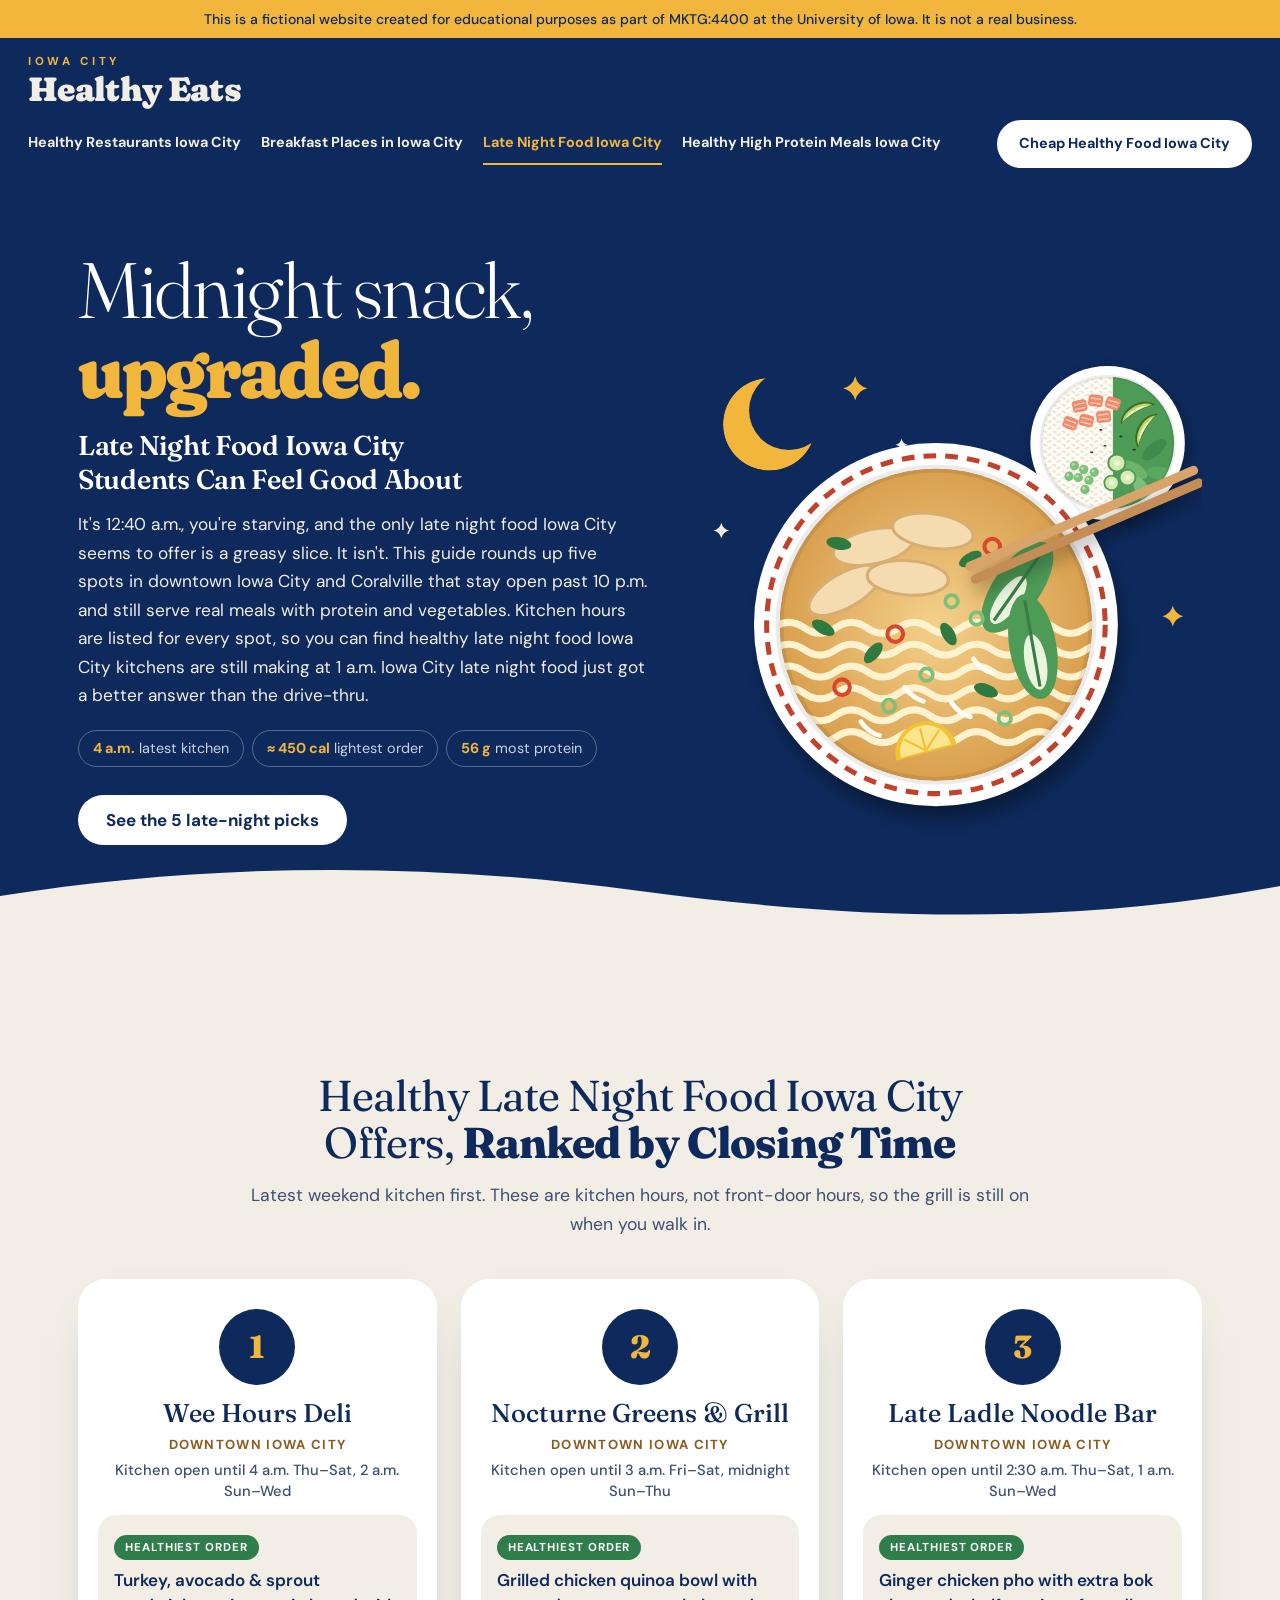
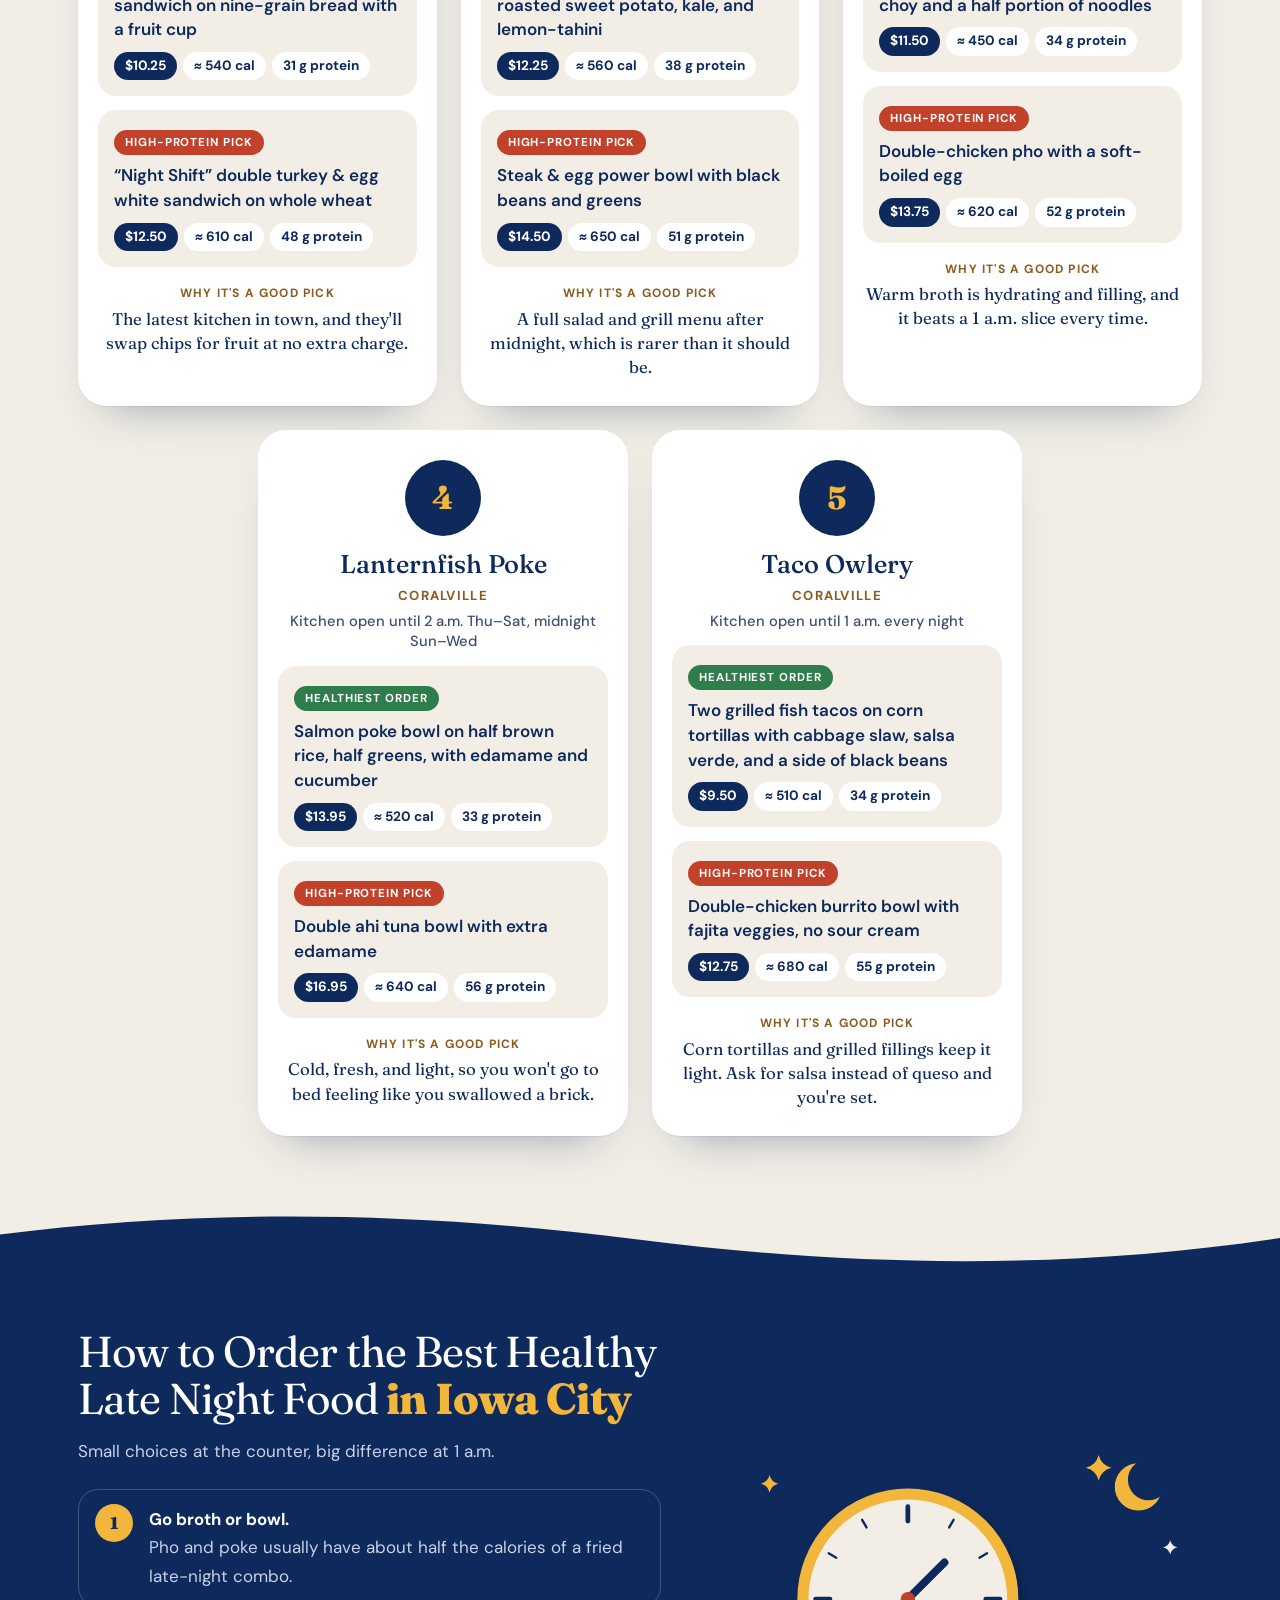
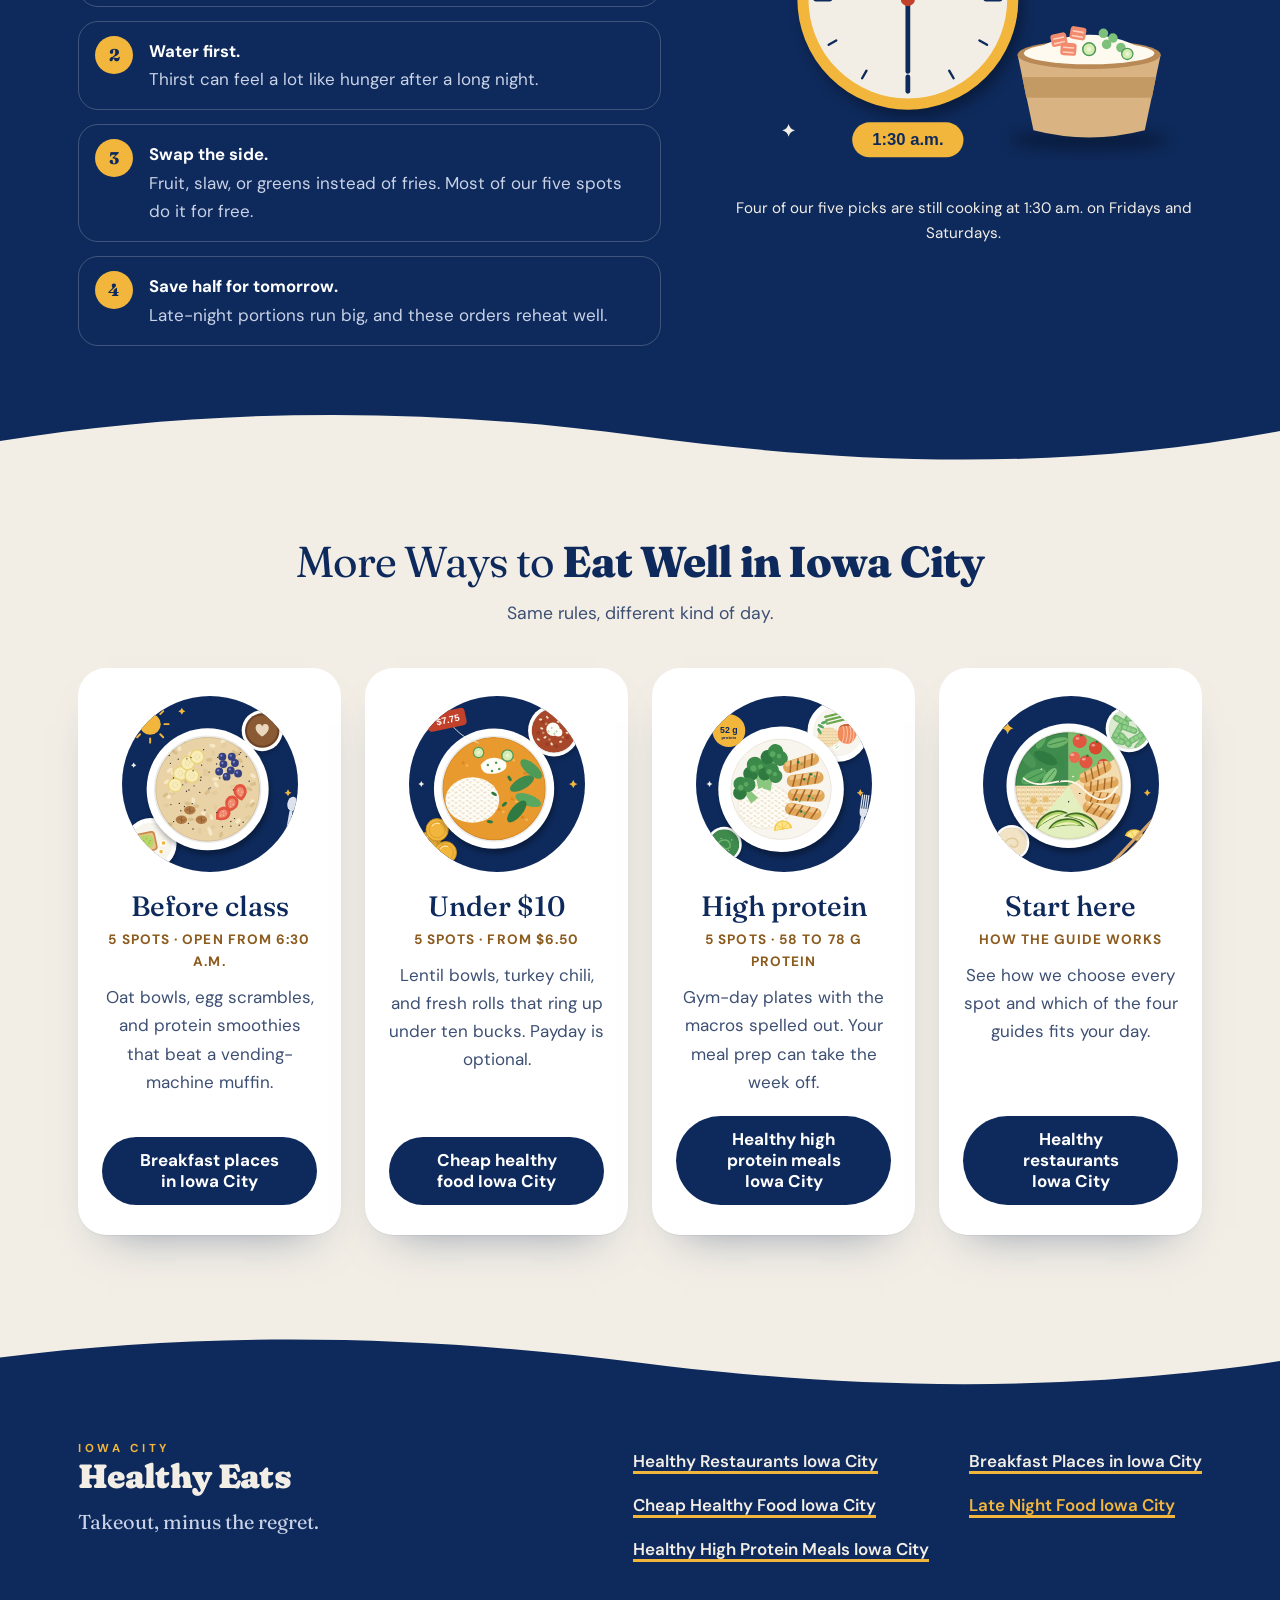
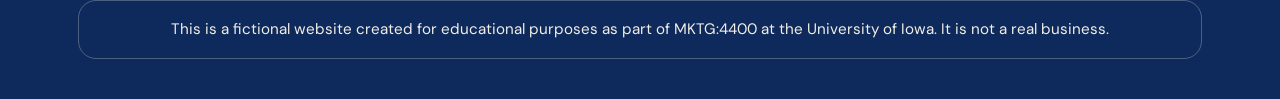
<file: late-night/index.html>
<!DOCTYPE html>
<html lang="en">
<head>
  <meta charset="utf-8">
  <meta name="viewport" content="width=device-width, initial-scale=1">
  <title>Late Night Food Iowa City: 5 Healthy Spots Open Late</title>
  <meta name="description" content="Late night food Iowa City students can feel good about: 5 healthy spots open past 10 p.m., with kitchen hours, the healthiest order, price, and calories.">
  <link rel="canonical" href="https://r5ffi.github.io/late-night/">
  <meta property="og:type" content="website">
  <meta property="og:site_name" content="Iowa City Healthy Eats">
  <meta property="og:locale" content="en_US">
  <meta property="og:title" content="Late Night Food Iowa City: 5 Healthy Spots Open Late">
  <meta property="og:description" content="Late night food Iowa City students can feel good about: 5 healthy spots open past 10 p.m., with kitchen hours, the healthiest order, price, and calories.">
  <meta property="og:url" content="https://r5ffi.github.io/late-night/">
  <meta property="og:image" content="https://r5ffi.github.io/images/share-card.png">
  <meta property="og:image:width" content="1200">
  <meta property="og:image:height" content="630">
  <meta property="og:image:alt" content="Iowa City Healthy Eats wordmark above the tagline “Takeout, minus the regret.” in cream and gold on navy">
  <meta name="twitter:card" content="summary_large_image">
  <meta name="twitter:title" content="Late Night Food Iowa City: 5 Healthy Spots Open Late">
  <meta name="twitter:description" content="Late night food Iowa City students can feel good about: 5 healthy spots open past 10 p.m., with kitchen hours, the healthiest order, price, and calories.">
  <meta name="twitter:image" content="https://r5ffi.github.io/images/share-card.png">
  <link rel="icon" href="../images/favicon.svg" type="image/svg+xml">
  <link rel="preconnect" href="https://fonts.googleapis.com">
  <link rel="preconnect" href="https://fonts.gstatic.com" crossorigin>
  <link rel="stylesheet" href="https://fonts.googleapis.com/css2?family=DM+Sans:opsz,wght@9..40,400..700&amp;family=Fraunces:opsz,wght,SOFT@9..144,300..900,0..100&amp;display=swap">
  <link rel="stylesheet" href="../css/style.css">
</head>
<body>
  <div class="notice" role="note">
    <div class="wrap">
      <p>This is a fictional website created for educational purposes as part of MKTG:4400 at the University of Iowa. It is not a real business.</p>
    </div>
  </div>

  <a class="skip-link" href="#main">Skip to main content</a>

  <header class="site-header">
    <div class="wrap wrap-wide header-inner">
      <div class="wordmark"><span class="wordmark-top">Iowa City</span> <span class="wordmark-main">Healthy Eats</span></div>
      <nav class="main-nav" aria-label="Main">
        <ul>
          <li><a href="../">Healthy Restaurants Iowa City</a></li>
          <li><a href="../breakfast/">Breakfast Places in Iowa City</a></li>
          <li><a href="./" aria-current="page">Late Night Food Iowa City</a></li>
          <li><a href="../high-protein/">Healthy High Protein Meals Iowa City</a></li>
          <li class="nav-cta"><a href="../under-10/">Cheap Healthy Food Iowa City</a></li>
        </ul>
      </nav>
    </div>
  </header>

  <main id="main">
    <section class="hero">
      <div class="wrap hero-grid">
        <div>
          <div class="punch">Midnight snack, <strong>upgraded.</strong></div>
          <h1>Late Night Food Iowa City Students Can Feel Good About</h1>
          <p class="lede">It's 12:40 a.m., you're starving, and the only late night food Iowa City seems to offer is a greasy slice. It isn't. This guide rounds up five spots in downtown Iowa City and Coralville that stay open past 10 p.m. and still serve real meals with protein and vegetables. Kitchen hours are listed for every spot, so you can find healthy late night food Iowa City kitchens are still making at 1 a.m. Iowa City late night food just got a better answer than the drive-thru.</p>
          <ul class="glance">
            <li><strong>4 a.m.</strong> latest kitchen</li>
            <li><strong>&asymp; 450 cal</strong> lightest order</li>
            <li><strong>56 g</strong> most protein</li>
          </ul>
          <a class="btn btn-light" href="#picks">See the 5 late-night picks</a>
        </div>
        <div class="hero-art">
          <img src="../images/late-night-pho-bowl.svg" width="600" height="600" alt="Ginger chicken pho and a salmon poke bowl under a crescent moon, healthy late night food in Iowa City">
        </div>
      </div>
    </section>

    <section class="section" id="picks" aria-labelledby="list-title">
      <div class="wrap">
        <div class="section-head">
          <h2 id="list-title">Healthy Late Night Food Iowa City Offers, <span>Ranked by Closing Time</span></h2>
          <p>Latest weekend kitchen first. These are kitchen hours, not front-door hours, so the grill is still on when you walk in.</p>
        </div>
        <ol class="spots" role="list">
          <li>
            <article class="spot" id="wee-hours-deli">
              <div class="spot-top">
                <span class="spot-rank" aria-hidden="true">1</span>
                <h3>Wee Hours Deli</h3>
                <p class="spot-where">Downtown Iowa City</p>
                <p class="spot-hours">Kitchen open until 4 a.m. Thu&ndash;Sat, 2 a.m. Sun&ndash;Wed</p>
              </div>
              <div class="order">
                <p class="order-label">Healthiest order</p>
                <p class="order-name">Turkey, avocado &amp; sprout sandwich on nine-grain bread with a fruit cup</p>
                <ul class="stats">
                  <li class="price">$10.25</li>
                  <li>&asymp; 540 cal</li>
                  <li>31 g protein</li>
                </ul>
              </div>
              <div class="order order-protein">
                <p class="order-label">High-protein pick</p>
                <p class="order-name">&ldquo;Night Shift&rdquo; double turkey &amp; egg white sandwich on whole wheat</p>
                <ul class="stats">
                  <li class="price">$12.50</li>
                  <li>&asymp; 610 cal</li>
                  <li>48 g protein</li>
                </ul>
              </div>
              <p class="spot-why"><strong>Why it's a good pick</strong> The latest kitchen in town, and they'll swap chips for fruit at no extra charge.</p>
            </article>
          </li>
          <li>
            <article class="spot" id="nocturne-greens-and-grill">
              <div class="spot-top">
                <span class="spot-rank" aria-hidden="true">2</span>
                <h3>Nocturne Greens &amp; Grill</h3>
                <p class="spot-where">Downtown Iowa City</p>
                <p class="spot-hours">Kitchen open until 3 a.m. Fri&ndash;Sat, midnight Sun&ndash;Thu</p>
              </div>
              <div class="order">
                <p class="order-label">Healthiest order</p>
                <p class="order-name">Grilled chicken quinoa bowl with roasted sweet potato, kale, and lemon-tahini</p>
                <ul class="stats">
                  <li class="price">$12.25</li>
                  <li>&asymp; 560 cal</li>
                  <li>38 g protein</li>
                </ul>
              </div>
              <div class="order order-protein">
                <p class="order-label">High-protein pick</p>
                <p class="order-name">Steak &amp; egg power bowl with black beans and greens</p>
                <ul class="stats">
                  <li class="price">$14.50</li>
                  <li>&asymp; 650 cal</li>
                  <li>51 g protein</li>
                </ul>
              </div>
              <p class="spot-why"><strong>Why it's a good pick</strong> A full salad and grill menu after midnight, which is rarer than it should be.</p>
            </article>
          </li>
          <li>
            <article class="spot" id="late-ladle-noodle-bar">
              <div class="spot-top">
                <span class="spot-rank" aria-hidden="true">3</span>
                <h3>Late Ladle Noodle Bar</h3>
                <p class="spot-where">Downtown Iowa City</p>
                <p class="spot-hours">Kitchen open until 2:30 a.m. Thu&ndash;Sat, 1 a.m. Sun&ndash;Wed</p>
              </div>
              <div class="order">
                <p class="order-label">Healthiest order</p>
                <p class="order-name">Ginger chicken pho with extra bok choy and a half portion of noodles</p>
                <ul class="stats">
                  <li class="price">$11.50</li>
                  <li>&asymp; 450 cal</li>
                  <li>34 g protein</li>
                </ul>
              </div>
              <div class="order order-protein">
                <p class="order-label">High-protein pick</p>
                <p class="order-name">Double-chicken pho with a soft-boiled egg</p>
                <ul class="stats">
                  <li class="price">$13.75</li>
                  <li>&asymp; 620 cal</li>
                  <li>52 g protein</li>
                </ul>
              </div>
              <p class="spot-why"><strong>Why it's a good pick</strong> Warm broth is hydrating and filling, and it beats a 1 a.m. slice every time.</p>
            </article>
          </li>
          <li>
            <article class="spot" id="lanternfish-poke">
              <div class="spot-top">
                <span class="spot-rank" aria-hidden="true">4</span>
                <h3>Lanternfish Poke</h3>
                <p class="spot-where">Coralville</p>
                <p class="spot-hours">Kitchen open until 2 a.m. Thu&ndash;Sat, midnight Sun&ndash;Wed</p>
              </div>
              <div class="order">
                <p class="order-label">Healthiest order</p>
                <p class="order-name">Salmon poke bowl on half brown rice, half greens, with edamame and cucumber</p>
                <ul class="stats">
                  <li class="price">$13.95</li>
                  <li>&asymp; 520 cal</li>
                  <li>33 g protein</li>
                </ul>
              </div>
              <div class="order order-protein">
                <p class="order-label">High-protein pick</p>
                <p class="order-name">Double ahi tuna bowl with extra edamame</p>
                <ul class="stats">
                  <li class="price">$16.95</li>
                  <li>&asymp; 640 cal</li>
                  <li>56 g protein</li>
                </ul>
              </div>
              <p class="spot-why"><strong>Why it's a good pick</strong> Cold, fresh, and light, so you won't go to bed feeling like you swallowed a brick.</p>
            </article>
          </li>
          <li>
            <article class="spot" id="taco-owlery">
              <div class="spot-top">
                <span class="spot-rank" aria-hidden="true">5</span>
                <h3>Taco Owlery</h3>
                <p class="spot-where">Coralville</p>
                <p class="spot-hours">Kitchen open until 1 a.m. every night</p>
              </div>
              <div class="order">
                <p class="order-label">Healthiest order</p>
                <p class="order-name">Two grilled fish tacos on corn tortillas with cabbage slaw, salsa verde, and a side of black beans</p>
                <ul class="stats">
                  <li class="price">$9.50</li>
                  <li>&asymp; 510 cal</li>
                  <li>34 g protein</li>
                </ul>
              </div>
              <div class="order order-protein">
                <p class="order-label">High-protein pick</p>
                <p class="order-name">Double-chicken burrito bowl with fajita veggies, no sour cream</p>
                <ul class="stats">
                  <li class="price">$12.75</li>
                  <li>&asymp; 680 cal</li>
                  <li>55 g protein</li>
                </ul>
              </div>
              <p class="spot-why"><strong>Why it's a good pick</strong> Corn tortillas and grilled fillings keep it light. Ask for salsa instead of queso and you're set.</p>
            </article>
          </li>
        </ol>
      </div>
    </section>

    <section class="section section-navy" aria-labelledby="tips-title">
      <div class="wrap tips-grid">
        <div>
          <h2 id="tips-title">How to Order the Best Healthy Late Night Food <span>in Iowa City</span></h2>
          <p>Small choices at the counter, big difference at 1 a.m.</p>
          <ol class="tip-list">
            <li><strong>Go broth or bowl.</strong> Pho and poke usually have about half the calories of a fried late-night combo.</li>
            <li><strong>Water first.</strong> Thirst can feel a lot like hunger after a long night.</li>
            <li><strong>Swap the side.</strong> Fruit, slaw, or greens instead of fries. Most of our five spots do it for free.</li>
            <li><strong>Save half for tomorrow.</strong> Late-night portions run big, and these orders reheat well.</li>
          </ol>
        </div>
        <figure class="tips-art">
          <img src="../images/late-night-clock.svg" width="600" height="450" alt="Clock reading 1:30 a.m. next to a takeout poke bowl, late night food in Iowa City that's still being served">
          <figcaption>Four of our five picks are still cooking at 1:30 a.m. on Fridays and Saturdays.</figcaption>
        </figure>
      </div>
    </section>

    <section class="section" aria-labelledby="more-title">
      <div class="wrap">
        <div class="section-head">
          <h2 id="more-title">More Ways to <span>Eat Well in Iowa City</span></h2>
          <p>Same rules, different kind of day.</p>
        </div>
        <ul class="card-row">
          <li class="place-card">
            <div class="card-circle"><img src="../images/breakfast-oat-bowl.svg" width="600" height="600" alt="Oatmeal bowl with berries and banana beside avocado toast and a latte, from our breakfast guide"></div>
            <h3>Before class</h3>
            <p class="place-detail">5 spots &middot; open from 6:30 a.m.</p>
            <p>Oat bowls, egg scrambles, and protein smoothies that beat a vending-machine muffin.</p>
            <a class="btn btn-navy" href="../breakfast/">Breakfast places in Iowa City</a>
          </li>
          <li class="place-card">
            <div class="card-circle"><img src="../images/under-10-lentil-bowl.svg" width="600" height="600" alt="Red lentil bowl and turkey chili with a $7.75 price tag, from our under-$10 guide"></div>
            <h3>Under $10</h3>
            <p class="place-detail">5 spots &middot; from $6.50</p>
            <p>Lentil bowls, turkey chili, and fresh rolls that ring up under ten bucks. Payday is optional.</p>
            <a class="btn btn-navy" href="../under-10/">Cheap healthy food Iowa City</a>
          </li>
          <li class="place-card">
            <div class="card-circle"><img src="../images/high-protein-chicken-plate.svg" width="600" height="600" alt="Plate of grilled chicken, rice, and broccoli, from our high-protein guide"></div>
            <h3>High protein</h3>
            <p class="place-detail">5 spots &middot; 58 to 78 g protein</p>
            <p>Gym-day plates with the macros spelled out. Your meal prep can take the week off.</p>
            <a class="btn btn-navy" href="../high-protein/">Healthy high protein meals Iowa City</a>
          </li>
          <li class="place-card">
            <div class="card-circle"><img src="../images/home-healthy-bowls.svg" width="600" height="600" alt="Grain bowl with greens, grilled chicken, and avocado, from our guide to eating well in Iowa City"></div>
            <h3>Start here</h3>
            <p class="place-detail">How the guide works</p>
            <p>See how we choose every spot and which of the four guides fits your day.</p>
            <a class="btn btn-navy" href="../">Healthy restaurants Iowa City</a>
          </li>
        </ul>
      </div>
    </section>
  </main>

  <footer class="site-footer">
    <div class="wrap">
      <div class="footer-top">
        <div>
          <div class="wordmark"><span class="wordmark-top">Iowa City</span> <span class="wordmark-main">Healthy Eats</span></div>
          <p class="footer-tagline">Takeout, minus the regret.</p>
        </div>
        <nav class="footer-nav" aria-label="Footer">
          <ul>
            <li><a href="../">Healthy Restaurants Iowa City</a></li>
            <li><a href="../breakfast/">Breakfast Places in Iowa City</a></li>
            <li><a href="../under-10/">Cheap Healthy Food Iowa City</a></li>
            <li><a href="./" aria-current="page">Late Night Food Iowa City</a></li>
            <li><a href="../high-protein/">Healthy High Protein Meals Iowa City</a></li>
          </ul>
        </nav>
      </div>
      <p class="footer-notice">This is a fictional website created for educational purposes as part of MKTG:4400 at the University of Iowa. It is not a real business.</p>
    </div>
  </footer>
</body>
</html>
</file>
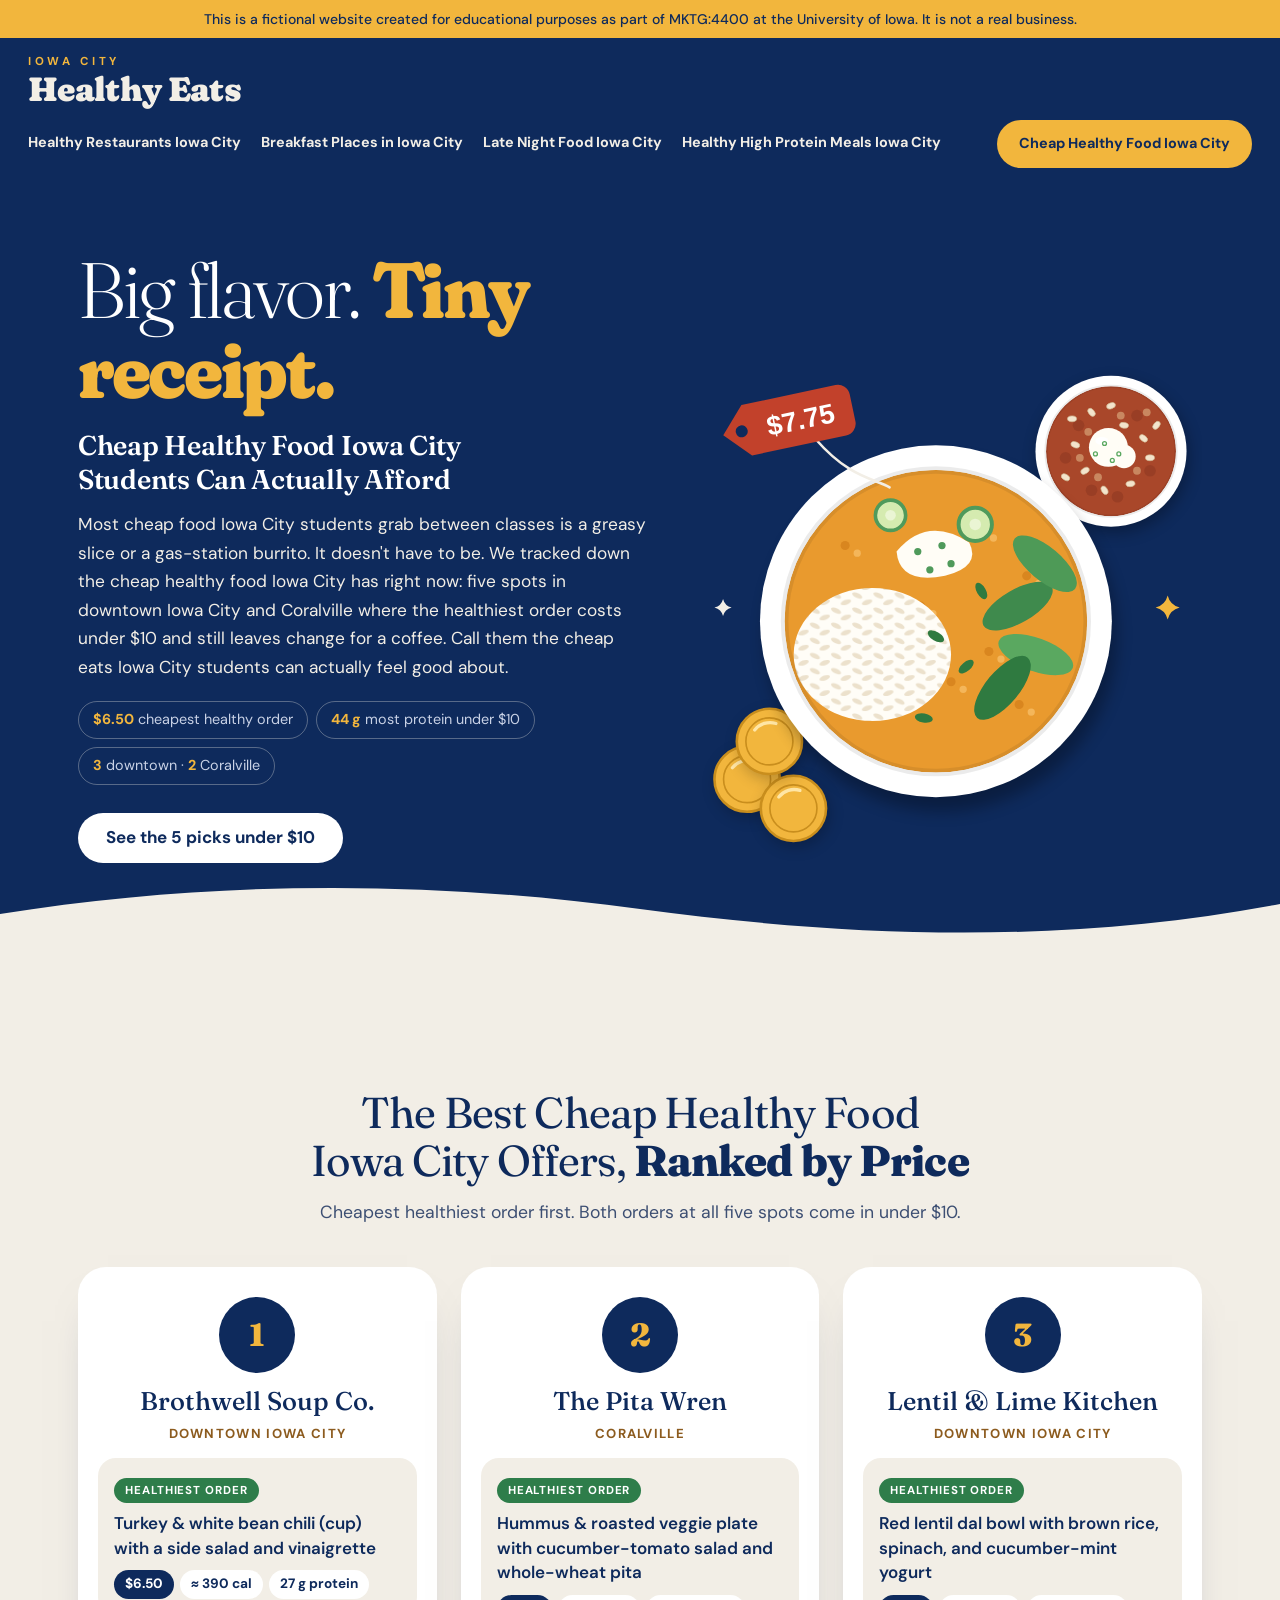
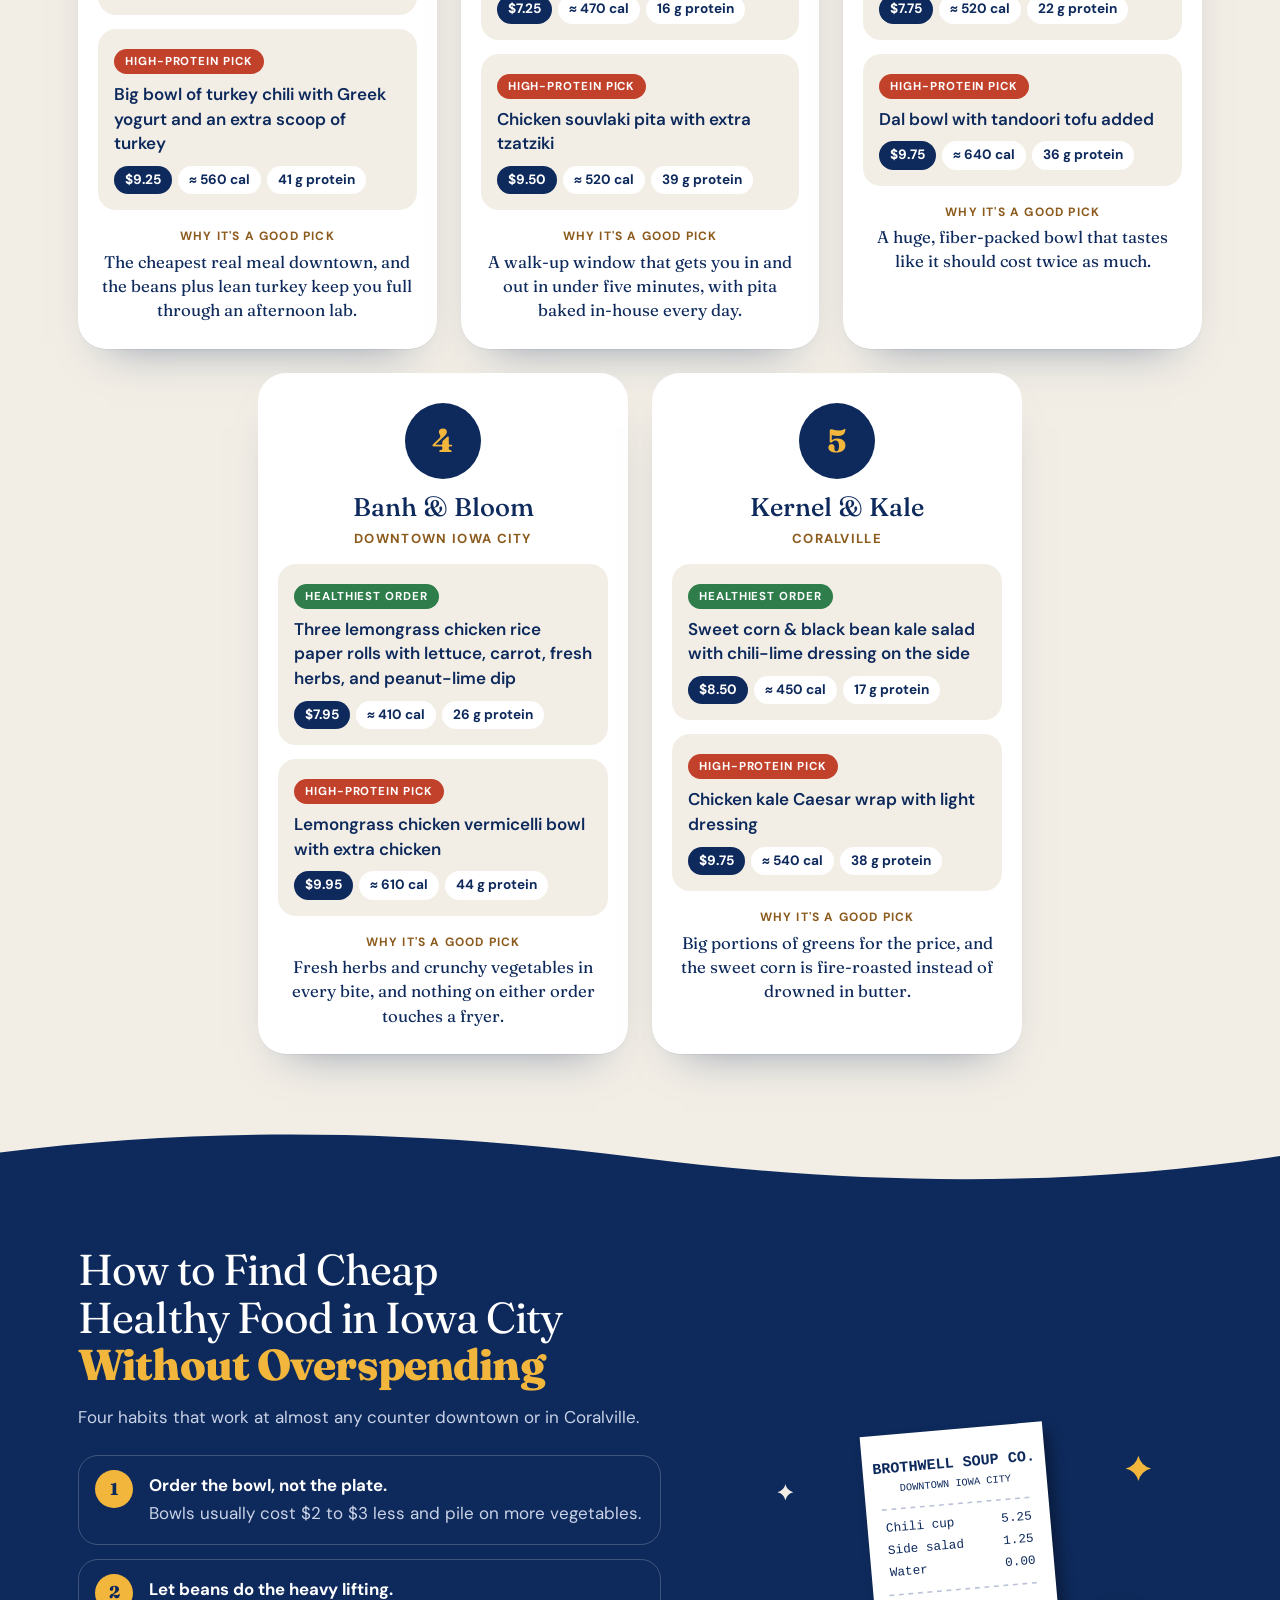
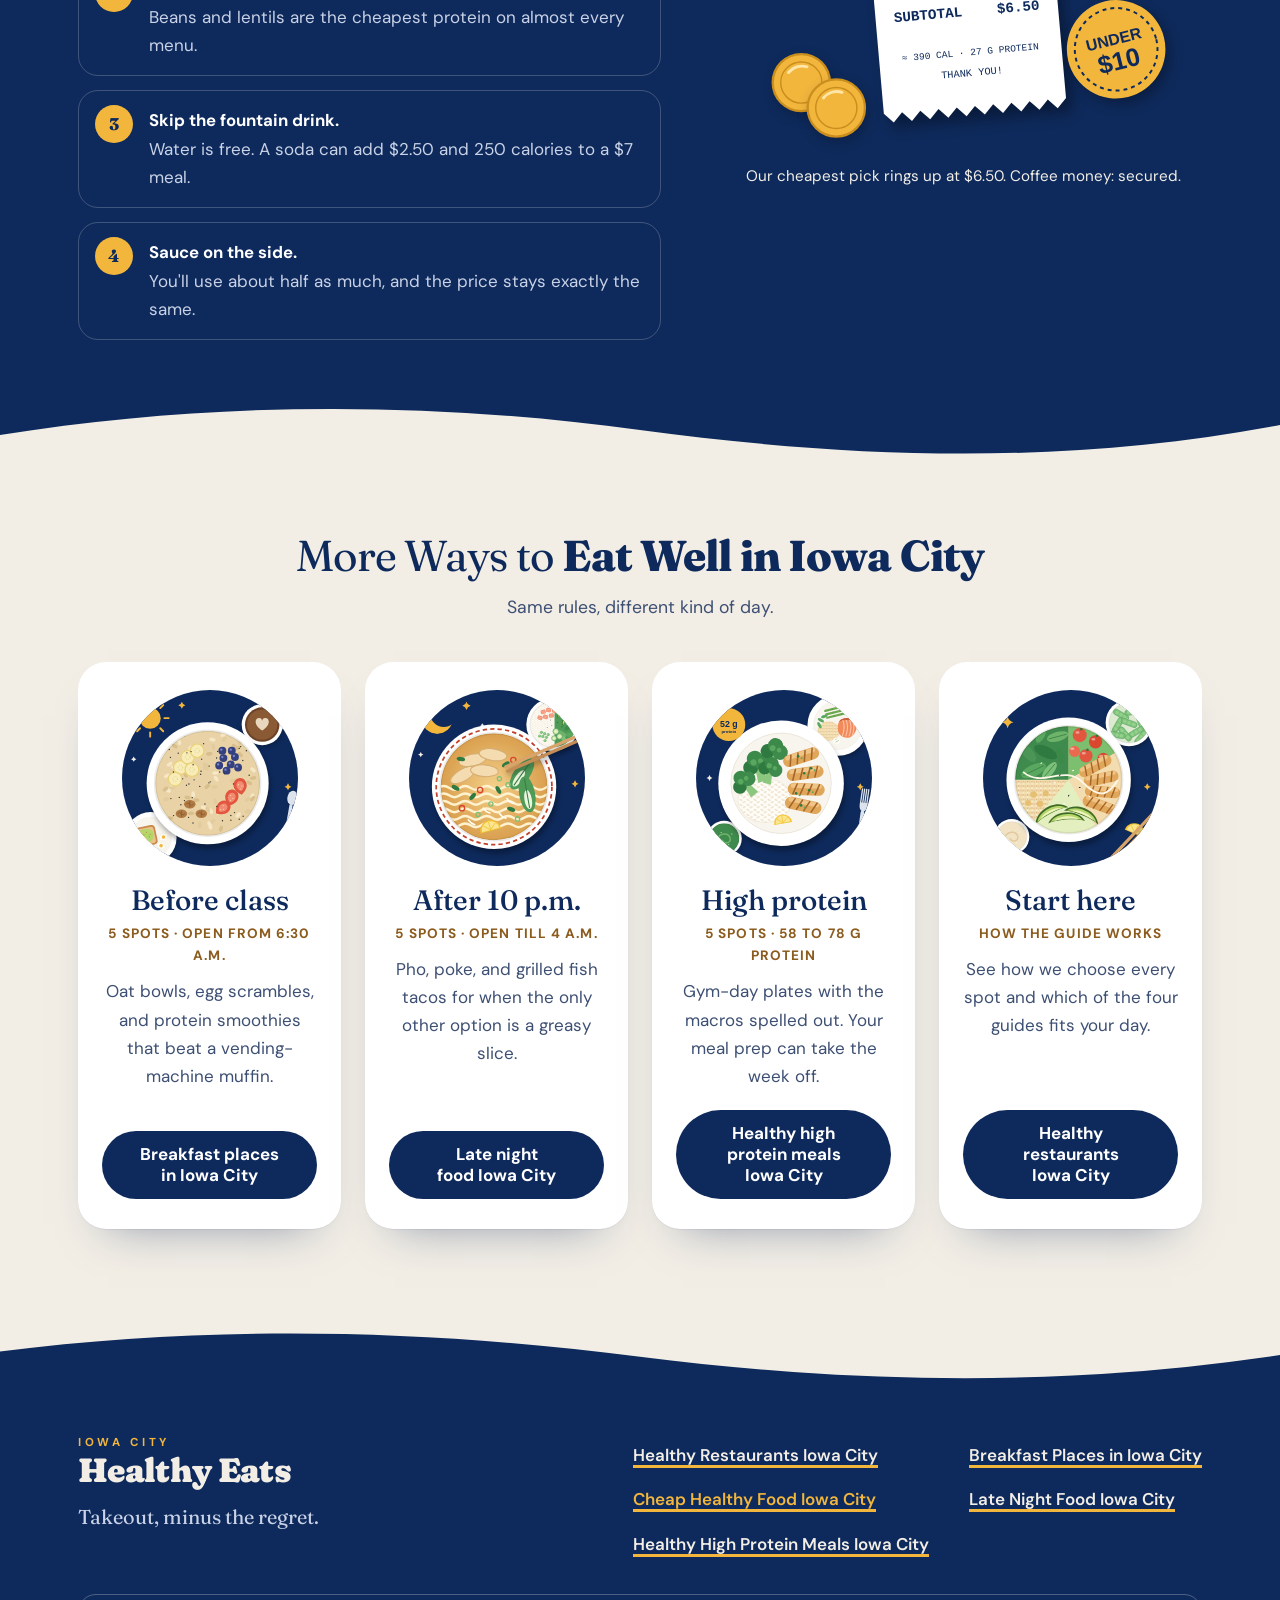
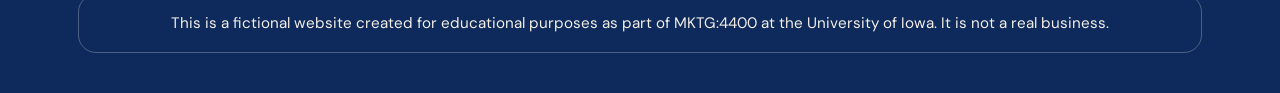
<file: under-10/index.html>
<!DOCTYPE html>
<html lang="en">
<head>
  <meta charset="utf-8">
  <meta name="viewport" content="width=device-width, initial-scale=1">
  <title>Cheap Healthy Food Iowa City: 5 Picks Under $10</title>
  <meta name="description" content="Cheap healthy food Iowa City students can afford: 5 downtown and Coralville spots where the healthiest order is under $10, with calories and protein.">
  <link rel="canonical" href="https://r5ffi.github.io/under-10/">
  <meta property="og:type" content="website">
  <meta property="og:site_name" content="Iowa City Healthy Eats">
  <meta property="og:locale" content="en_US">
  <meta property="og:title" content="Cheap Healthy Food Iowa City: 5 Picks Under $10">
  <meta property="og:description" content="Cheap healthy food Iowa City students can afford: 5 downtown and Coralville spots where the healthiest order is under $10, with calories and protein.">
  <meta property="og:url" content="https://r5ffi.github.io/under-10/">
  <meta property="og:image" content="https://r5ffi.github.io/images/share-card.png">
  <meta property="og:image:width" content="1200">
  <meta property="og:image:height" content="630">
  <meta property="og:image:alt" content="Iowa City Healthy Eats wordmark above the tagline “Takeout, minus the regret.” in cream and gold on navy">
  <meta name="twitter:card" content="summary_large_image">
  <meta name="twitter:title" content="Cheap Healthy Food Iowa City: 5 Picks Under $10">
  <meta name="twitter:description" content="Cheap healthy food Iowa City students can afford: 5 downtown and Coralville spots where the healthiest order is under $10, with calories and protein.">
  <meta name="twitter:image" content="https://r5ffi.github.io/images/share-card.png">
  <link rel="icon" href="../images/favicon.svg" type="image/svg+xml">
  <link rel="preconnect" href="https://fonts.googleapis.com">
  <link rel="preconnect" href="https://fonts.gstatic.com" crossorigin>
  <link rel="stylesheet" href="https://fonts.googleapis.com/css2?family=DM+Sans:opsz,wght@9..40,400..700&amp;family=Fraunces:opsz,wght,SOFT@9..144,300..900,0..100&amp;display=swap">
  <link rel="stylesheet" href="../css/style.css">
</head>
<body>
  <div class="notice" role="note">
    <div class="wrap">
      <p>This is a fictional website created for educational purposes as part of MKTG:4400 at the University of Iowa. It is not a real business.</p>
    </div>
  </div>

  <a class="skip-link" href="#main">Skip to main content</a>

  <header class="site-header">
    <div class="wrap wrap-wide header-inner">
      <div class="wordmark"><span class="wordmark-top">Iowa City</span> <span class="wordmark-main">Healthy Eats</span></div>
      <nav class="main-nav" aria-label="Main">
        <ul>
          <li><a href="../">Healthy Restaurants Iowa City</a></li>
          <li><a href="../breakfast/">Breakfast Places in Iowa City</a></li>
          <li><a href="../late-night/">Late Night Food Iowa City</a></li>
          <li><a href="../high-protein/">Healthy High Protein Meals Iowa City</a></li>
          <li class="nav-cta"><a href="./" aria-current="page">Cheap Healthy Food Iowa City</a></li>
        </ul>
      </nav>
    </div>
  </header>

  <main id="main">
    <section class="hero">
      <div class="wrap hero-grid">
        <div>
          <div class="punch">Big flavor. <strong>Tiny receipt.</strong></div>
          <h1>Cheap Healthy Food Iowa City Students Can Actually Afford</h1>
          <p class="lede">Most cheap food Iowa City students grab between classes is a greasy slice or a gas-station burrito. It doesn't have to be. We tracked down the cheap healthy food Iowa City has right now: five spots in downtown Iowa City and Coralville where the healthiest order costs under $10 and still leaves change for a coffee. Call them the cheap eats Iowa City students can actually feel good about.</p>
          <ul class="glance">
            <li><strong>$6.50</strong> cheapest healthy order</li>
            <li><strong>44 g</strong> most protein under $10</li>
            <li><strong>3</strong> downtown &middot; <strong>2</strong> Coralville</li>
          </ul>
          <a class="btn btn-light" href="#picks">See the 5 picks under $10</a>
        </div>
        <div class="hero-art">
          <img src="../images/under-10-lentil-bowl.svg" width="600" height="600" alt="Red lentil dal bowl and a cup of turkey chili with a $7.75 price tag, an example of cheap healthy food in Iowa City">
        </div>
      </div>
    </section>

    <section class="section" id="picks" aria-labelledby="list-title">
      <div class="wrap">
        <div class="section-head">
          <h2 id="list-title">The Best Cheap Healthy Food Iowa City Offers, <span>Ranked by Price</span></h2>
          <p>Cheapest healthiest order first. Both orders at all five spots come in under $10.</p>
        </div>
        <ol class="spots" role="list">
          <li>
            <article class="spot" id="brothwell-soup-co">
              <div class="spot-top">
                <span class="spot-rank" aria-hidden="true">1</span>
                <h3>Brothwell Soup Co.</h3>
                <p class="spot-where">Downtown Iowa City</p>
              </div>
              <div class="order">
                <p class="order-label">Healthiest order</p>
                <p class="order-name">Turkey &amp; white bean chili (cup) with a side salad and vinaigrette</p>
                <ul class="stats">
                  <li class="price">$6.50</li>
                  <li>&asymp; 390 cal</li>
                  <li>27 g protein</li>
                </ul>
              </div>
              <div class="order order-protein">
                <p class="order-label">High-protein pick</p>
                <p class="order-name">Big bowl of turkey chili with Greek yogurt and an extra scoop of turkey</p>
                <ul class="stats">
                  <li class="price">$9.25</li>
                  <li>&asymp; 560 cal</li>
                  <li>41 g protein</li>
                </ul>
              </div>
              <p class="spot-why"><strong>Why it's a good pick</strong> The cheapest real meal downtown, and the beans plus lean turkey keep you full through an afternoon lab.</p>
            </article>
          </li>
          <li>
            <article class="spot" id="the-pita-wren">
              <div class="spot-top">
                <span class="spot-rank" aria-hidden="true">2</span>
                <h3>The Pita Wren</h3>
                <p class="spot-where">Coralville</p>
              </div>
              <div class="order">
                <p class="order-label">Healthiest order</p>
                <p class="order-name">Hummus &amp; roasted veggie plate with cucumber-tomato salad and whole-wheat pita</p>
                <ul class="stats">
                  <li class="price">$7.25</li>
                  <li>&asymp; 470 cal</li>
                  <li>16 g protein</li>
                </ul>
              </div>
              <div class="order order-protein">
                <p class="order-label">High-protein pick</p>
                <p class="order-name">Chicken souvlaki pita with extra tzatziki</p>
                <ul class="stats">
                  <li class="price">$9.50</li>
                  <li>&asymp; 520 cal</li>
                  <li>39 g protein</li>
                </ul>
              </div>
              <p class="spot-why"><strong>Why it's a good pick</strong> A walk-up window that gets you in and out in under five minutes, with pita baked in-house every day.</p>
            </article>
          </li>
          <li>
            <article class="spot" id="lentil-and-lime-kitchen">
              <div class="spot-top">
                <span class="spot-rank" aria-hidden="true">3</span>
                <h3>Lentil &amp; Lime Kitchen</h3>
                <p class="spot-where">Downtown Iowa City</p>
              </div>
              <div class="order">
                <p class="order-label">Healthiest order</p>
                <p class="order-name">Red lentil dal bowl with brown rice, spinach, and cucumber-mint yogurt</p>
                <ul class="stats">
                  <li class="price">$7.75</li>
                  <li>&asymp; 520 cal</li>
                  <li>22 g protein</li>
                </ul>
              </div>
              <div class="order order-protein">
                <p class="order-label">High-protein pick</p>
                <p class="order-name">Dal bowl with tandoori tofu added</p>
                <ul class="stats">
                  <li class="price">$9.75</li>
                  <li>&asymp; 640 cal</li>
                  <li>36 g protein</li>
                </ul>
              </div>
              <p class="spot-why"><strong>Why it's a good pick</strong> A huge, fiber-packed bowl that tastes like it should cost twice as much.</p>
            </article>
          </li>
          <li>
            <article class="spot" id="banh-and-bloom">
              <div class="spot-top">
                <span class="spot-rank" aria-hidden="true">4</span>
                <h3>Banh &amp; Bloom</h3>
                <p class="spot-where">Downtown Iowa City</p>
              </div>
              <div class="order">
                <p class="order-label">Healthiest order</p>
                <p class="order-name">Three lemongrass chicken rice paper rolls with lettuce, carrot, fresh herbs, and peanut-lime dip</p>
                <ul class="stats">
                  <li class="price">$7.95</li>
                  <li>&asymp; 410 cal</li>
                  <li>26 g protein</li>
                </ul>
              </div>
              <div class="order order-protein">
                <p class="order-label">High-protein pick</p>
                <p class="order-name">Lemongrass chicken vermicelli bowl with extra chicken</p>
                <ul class="stats">
                  <li class="price">$9.95</li>
                  <li>&asymp; 610 cal</li>
                  <li>44 g protein</li>
                </ul>
              </div>
              <p class="spot-why"><strong>Why it's a good pick</strong> Fresh herbs and crunchy vegetables in every bite, and nothing on either order touches a fryer.</p>
            </article>
          </li>
          <li>
            <article class="spot" id="kernel-and-kale">
              <div class="spot-top">
                <span class="spot-rank" aria-hidden="true">5</span>
                <h3>Kernel &amp; Kale</h3>
                <p class="spot-where">Coralville</p>
              </div>
              <div class="order">
                <p class="order-label">Healthiest order</p>
                <p class="order-name">Sweet corn &amp; black bean kale salad with chili-lime dressing on the side</p>
                <ul class="stats">
                  <li class="price">$8.50</li>
                  <li>&asymp; 450 cal</li>
                  <li>17 g protein</li>
                </ul>
              </div>
              <div class="order order-protein">
                <p class="order-label">High-protein pick</p>
                <p class="order-name">Chicken kale Caesar wrap with light dressing</p>
                <ul class="stats">
                  <li class="price">$9.75</li>
                  <li>&asymp; 540 cal</li>
                  <li>38 g protein</li>
                </ul>
              </div>
              <p class="spot-why"><strong>Why it's a good pick</strong> Big portions of greens for the price, and the sweet corn is fire-roasted instead of drowned in butter.</p>
            </article>
          </li>
        </ol>
      </div>
    </section>

    <section class="section section-navy" aria-labelledby="tips-title">
      <div class="wrap tips-grid">
        <div>
          <h2 id="tips-title">How to Find Cheap Healthy Food in Iowa City <span>Without Overspending</span></h2>
          <p>Four habits that work at almost any counter downtown or in Coralville.</p>
          <ol class="tip-list">
            <li><strong>Order the bowl, not the plate.</strong> Bowls usually cost $2 to $3 less and pile on more vegetables.</li>
            <li><strong>Let beans do the heavy lifting.</strong> Beans and lentils are the cheapest protein on almost every menu.</li>
            <li><strong>Skip the fountain drink.</strong> Water is free. A soda can add $2.50 and 250 calories to a $7 meal.</li>
            <li><strong>Sauce on the side.</strong> You'll use about half as much, and the price stays exactly the same.</li>
          </ol>
        </div>
        <figure class="tips-art">
          <img src="../images/under-10-receipt.svg" width="600" height="450" alt="Receipt for a $6.50 turkey chili and side salad stamped under $10, proof cheap eats in Iowa City can be healthy">
          <figcaption>Our cheapest pick rings up at $6.50. Coffee money: secured.</figcaption>
        </figure>
      </div>
    </section>

    <section class="section" aria-labelledby="more-title">
      <div class="wrap">
        <div class="section-head">
          <h2 id="more-title">More Ways to <span>Eat Well in Iowa City</span></h2>
          <p>Same rules, different kind of day.</p>
        </div>
        <ul class="card-row">
          <li class="place-card">
            <div class="card-circle"><img src="../images/breakfast-oat-bowl.svg" width="600" height="600" alt="Oatmeal bowl with berries and banana beside avocado toast and a latte, from our breakfast guide"></div>
            <h3>Before class</h3>
            <p class="place-detail">5 spots &middot; open from 6:30 a.m.</p>
            <p>Oat bowls, egg scrambles, and protein smoothies that beat a vending-machine muffin.</p>
            <a class="btn btn-navy" href="../breakfast/">Breakfast places in Iowa City</a>
          </li>
          <li class="place-card">
            <div class="card-circle"><img src="../images/late-night-pho-bowl.svg" width="600" height="600" alt="Bowl of chicken pho under a crescent moon, from our late-night guide"></div>
            <h3>After 10 p.m.</h3>
            <p class="place-detail">5 spots &middot; open till 4 a.m.</p>
            <p>Pho, poke, and grilled fish tacos for when the only other option is a greasy slice.</p>
            <a class="btn btn-navy" href="../late-night/">Late night food Iowa City</a>
          </li>
          <li class="place-card">
            <div class="card-circle"><img src="../images/high-protein-chicken-plate.svg" width="600" height="600" alt="Plate of grilled chicken, rice, and broccoli, from our high-protein guide"></div>
            <h3>High protein</h3>
            <p class="place-detail">5 spots &middot; 58 to 78 g protein</p>
            <p>Gym-day plates with the macros spelled out. Your meal prep can take the week off.</p>
            <a class="btn btn-navy" href="../high-protein/">Healthy high protein meals Iowa City</a>
          </li>
          <li class="place-card">
            <div class="card-circle"><img src="../images/home-healthy-bowls.svg" width="600" height="600" alt="Grain bowl with greens, grilled chicken, and avocado, from our guide to eating well in Iowa City"></div>
            <h3>Start here</h3>
            <p class="place-detail">How the guide works</p>
            <p>See how we choose every spot and which of the four guides fits your day.</p>
            <a class="btn btn-navy" href="../">Healthy restaurants Iowa City</a>
          </li>
        </ul>
      </div>
    </section>
  </main>

  <footer class="site-footer">
    <div class="wrap">
      <div class="footer-top">
        <div>
          <div class="wordmark"><span class="wordmark-top">Iowa City</span> <span class="wordmark-main">Healthy Eats</span></div>
          <p class="footer-tagline">Takeout, minus the regret.</p>
        </div>
        <nav class="footer-nav" aria-label="Footer">
          <ul>
            <li><a href="../">Healthy Restaurants Iowa City</a></li>
            <li><a href="../breakfast/">Breakfast Places in Iowa City</a></li>
            <li><a href="./" aria-current="page">Cheap Healthy Food Iowa City</a></li>
            <li><a href="../late-night/">Late Night Food Iowa City</a></li>
            <li><a href="../high-protein/">Healthy High Protein Meals Iowa City</a></li>
          </ul>
        </nav>
      </div>
      <p class="footer-notice">This is a fictional website created for educational purposes as part of MKTG:4400 at the University of Iowa. It is not a real business.</p>
    </div>
  </footer>
</body>
</html>
</file>
<file: css/style.css>
/* Iowa City Healthy Eats: one shared stylesheet for every page */

:root {
  --navy: #0E2A5C;
  --navy-hover: #1B3F7E;
  --cream: #F2EEE6;
  --white: #FFFFFF;
  --gold: #F2B63D;
  --tan: #8C5B1E;
  --green: #2E7D4A;
  --tomato: #C2412B;
  --ink-soft: #3D4F73;
  --on-navy-soft: #C9D2E6;
  --serif: "Fraunces", Georgia, "Times New Roman", serif;
  --sans: "DM Sans", system-ui, -apple-system, "Segoe UI", Roboto, Arial, sans-serif;
  --wave: clamp(28px, 5vw, 64px);
  --overlap: clamp(48px, 8vw, 110px);
  --card-shadow: 0 1px 0 rgba(14, 42, 92, 0.06), 0 24px 44px -30px rgba(14, 42, 92, 0.5);
  --wave-down: url("data:image/svg+xml,%3Csvg xmlns='http://www.w3.org/2000/svg' viewBox='0 0 1440 80' preserveAspectRatio='none'%3E%3Cpath d='M0 46 C240 6 480 6 720 40 S1200 82 1440 34 V80 H0 Z'/%3E%3C/svg%3E");
  --wave-up: url("data:image/svg+xml,%3Csvg xmlns='http://www.w3.org/2000/svg' viewBox='0 0 1440 80' preserveAspectRatio='none'%3E%3Cpath d='M0 0 H1440 V40 C1200 78 960 74 720 42 S240 4 0 36 Z'/%3E%3C/svg%3E");
  color-scheme: light;
}

*,
*::before,
*::after {
  box-sizing: border-box;
}

html {
  -webkit-text-size-adjust: 100%;
  text-size-adjust: 100%;
  scroll-behavior: smooth;
}

body {
  margin: 0;
  background: var(--cream);
  color: var(--navy);
  font-family: var(--sans);
  font-size: 1.0625rem;
  line-height: 1.65;
  overflow-wrap: break-word;
}

img {
  display: block;
  max-width: 100%;
  height: auto;
}

a {
  color: var(--navy);
  text-decoration-color: var(--gold);
  text-decoration-thickness: 3px;
  text-underline-offset: 4px;
}

:focus-visible {
  outline: 3px solid var(--navy);
  outline-offset: 3px;
  border-radius: 8px;
}

.site-header :focus-visible,
.hero :focus-visible,
.section-navy :focus-visible,
.site-footer :focus-visible {
  outline-color: var(--gold);
}

h1,
h2,
h3 {
  margin: 0;
  text-wrap: balance;
}

h2 {
  margin-bottom: 14px;
  font-family: var(--serif);
  font-size: clamp(1.85rem, 3.8vw, 2.7rem);
  font-weight: 400;
  line-height: 1.1;
  letter-spacing: -0.02em;
}

h2 span {
  font-weight: 800;
}

p {
  margin: 0 0 1rem;
}

.wrap {
  width: 100%;
  max-width: 1180px;
  margin: 0 auto;
  padding: 0 16px;
}

.wrap-wide {
  max-width: 1400px;
}

@media (min-width: 640px) {
  .wrap {
    padding: 0 28px;
  }
}

.skip-link {
  position: absolute;
  top: -200px;
  left: 16px;
  z-index: 10;
  padding: 10px 18px;
  border-radius: 999px;
  background: var(--white);
  color: var(--navy);
  font-weight: 700;
  text-decoration: none;
}

.skip-link:focus {
  top: 12px;
}

/* Fictional-site notice */

.notice {
  background: var(--gold);
  color: var(--navy);
}

.notice p {
  margin: 0;
  padding: 9px 0;
  font-size: 0.875rem;
  font-weight: 500;
  line-height: 1.45;
  text-align: center;
}

/* Header: wordmark, simple menu, one standout button */

.site-header {
  background: var(--navy);
  color: var(--cream);
}

.header-inner {
  display: flex;
  flex-wrap: wrap;
  align-items: center;
  justify-content: space-between;
  gap: 14px 32px;
  padding-top: 18px;
  padding-bottom: 18px;
}

.wordmark {
  display: flex;
  flex-direction: column;
  line-height: 1;
}

.wordmark-top {
  margin-bottom: 5px;
  color: var(--gold);
  font-size: 0.72rem;
  font-weight: 700;
  letter-spacing: 0.32em;
  text-transform: uppercase;
}

.wordmark-main {
  color: var(--cream);
  font-family: var(--serif);
  font-size: clamp(1.75rem, 3.6vw, 2.1rem);
  font-weight: 900;
  font-variation-settings: "SOFT" 100;
  letter-spacing: -0.02em;
}

.main-nav {
  flex: 1 1 auto;
}

.main-nav ul {
  display: flex;
  flex-wrap: wrap;
  align-items: center;
  gap: 4px 20px;
  margin: 0;
  padding: 0;
  list-style: none;
}

.main-nav a {
  display: inline-block;
  padding: 8px 0;
  border-bottom: 2px solid transparent;
  color: var(--cream);
  font-size: 0.9rem;
  font-weight: 700;
  text-decoration: none;
}

.main-nav .nav-cta {
  margin-left: auto;
}

.main-nav a:hover,
.main-nav a[aria-current="page"] {
  border-bottom-color: var(--gold);
  color: var(--gold);
}

.main-nav .nav-cta a {
  padding: 12px 22px;
  border: 0;
  border-radius: 999px;
  background: var(--white);
  color: var(--navy);
}

.main-nav .nav-cta a:hover,
.main-nav .nav-cta a[aria-current="page"] {
  background: var(--gold);
  color: var(--navy);
}

@media (max-width: 639px) {
  .main-nav {
    width: 100%;
  }

  .main-nav ul {
    display: grid;
    grid-template-columns: repeat(2, minmax(0, 1fr));
    gap: 0 16px;
  }

  .main-nav a {
    font-size: 0.88rem;
    line-height: 1.3;
  }

  .main-nav .nav-cta {
    grid-column: 1 / -1;
    margin-top: 8px;
    margin-left: 0;
  }

  .main-nav .nav-cta a {
    display: block;
    text-align: center;
  }
}

/* Buttons */

.btn {
  display: inline-flex;
  align-items: center;
  justify-content: center;
  min-height: 50px;
  padding: 13px 28px;
  border-radius: 999px;
  font-weight: 700;
  line-height: 1.25;
  text-align: center;
  text-decoration: none;
  text-wrap: balance;
  transition: transform 0.15s ease, background-color 0.15s ease;
}

.btn:hover {
  transform: translateY(-2px);
}

.btn-light {
  background: var(--white);
  color: var(--navy);
}

.btn-light:hover {
  background: var(--gold);
  color: var(--navy);
}

.btn-navy {
  background: var(--navy);
  color: var(--white);
}

.btn-navy:hover {
  background: var(--navy-hover);
  color: var(--white);
}

/* Navy bands with wavy edges */

.hero,
.section-navy,
.site-footer {
  position: relative;
  background: var(--navy);
  color: var(--cream);
}

.hero::after,
.section-navy::after,
.section-navy::before,
.site-footer::before {
  content: "";
  position: absolute;
  right: 0;
  left: 0;
  height: calc(var(--wave) + 4px);
  background: var(--cream);
  pointer-events: none;
}

.hero::after,
.section-navy::after {
  bottom: -4px;
  -webkit-mask: var(--wave-down) center bottom / 100% 100% no-repeat;
  mask: var(--wave-down) center bottom / 100% 100% no-repeat;
}

.section-navy::before,
.site-footer::before {
  top: -4px;
  -webkit-mask: var(--wave-up) center top / 100% 100% no-repeat;
  mask: var(--wave-up) center top / 100% 100% no-repeat;
}

/* Hero */

.hero {
  padding: 40px 0 calc(var(--wave) + 12px);
}

.hero-grid {
  display: grid;
  gap: 28px;
  align-items: center;
}

@media (min-width: 900px) {
  .hero {
    padding-top: 64px;
  }

  .hero-grid {
    grid-template-columns: minmax(0, 1.05fr) minmax(0, 0.95fr);
    gap: 40px;
  }
}

.punch {
  margin-bottom: 18px;
  color: var(--white);
  font-family: var(--serif);
  font-size: clamp(2.6rem, 7vw, 4.9rem);
  font-weight: 300;
  line-height: 1.02;
  letter-spacing: -0.03em;
}

.punch strong {
  color: var(--gold);
  font-weight: 800;
  font-variation-settings: "SOFT" 100;
}

.hero h1 {
  margin-bottom: 14px;
  color: var(--white);
  font-family: var(--serif);
  font-size: clamp(1.3rem, 2.4vw, 1.7rem);
  font-weight: 600;
  line-height: 1.25;
  letter-spacing: -0.01em;
}

.lede {
  max-width: 60ch;
  color: var(--cream);
  font-size: 1.08rem;
}

.glance {
  display: flex;
  flex-wrap: wrap;
  gap: 8px;
  margin: 20px 0 28px;
  padding: 0;
  list-style: none;
}

.glance li {
  padding: 6px 14px;
  border: 1px solid rgba(242, 238, 230, 0.32);
  border-radius: 999px;
  color: var(--on-navy-soft);
  font-size: 0.9rem;
}

.glance strong {
  color: var(--gold);
}

.hero-art {
  position: relative;
  z-index: 2;
  margin-bottom: calc(-1 * var(--overlap));
}

.hero-art img {
  width: 100%;
  max-width: 560px;
  margin: 0 auto;
}

.hero + .section {
  padding-top: calc(48px + var(--overlap));
}

/* Sections */

.section {
  padding: 72px 0;
}

.section-navy {
  padding: calc(var(--wave) + 56px) 0;
}

.section-head {
  max-width: 780px;
  margin: 0 auto 40px;
  text-align: center;
}

.section-head p {
  margin: 0;
  color: var(--ink-soft);
  font-size: 1.1rem;
}

.section-navy h2 {
  color: var(--white);
}

.section-navy h2 span {
  color: var(--gold);
}

.section-navy .section-head p,
.section-navy p {
  color: var(--on-navy-soft);
}

/* Location-style cards */

.card-row,
.spots {
  display: flex;
  flex-wrap: wrap;
  justify-content: center;
  gap: 24px;
  margin: 0;
  padding: 0;
  list-style: none;
}

.place-card {
  display: flex;
  flex: 1 1 240px;
  flex-direction: column;
  align-items: center;
  max-width: 340px;
  padding: 28px 24px 30px;
  border-radius: 28px;
  background: var(--white);
  text-align: center;
  box-shadow: var(--card-shadow);
}

.card-circle {
  width: 176px;
  height: 176px;
  margin-bottom: 18px;
  overflow: hidden;
  border-radius: 50%;
  background: var(--navy);
}

.card-circle img {
  width: 100%;
  height: 100%;
  object-fit: cover;
}

.place-card h3 {
  font-family: var(--serif);
  font-size: 1.75rem;
  font-weight: 500;
  line-height: 1.15;
}

.place-detail {
  margin: 6px 0 0;
  color: var(--tan);
  font-size: 0.85rem;
  font-weight: 700;
  letter-spacing: 0.08em;
  text-transform: uppercase;
}

.place-card p:not(.place-detail) {
  margin: 10px 0 20px;
  color: var(--ink-soft);
}

.place-card .btn {
  margin-top: auto;
}

/* Restaurant cards */

.spots > li {
  display: flex;
  flex: 1 1 300px;
  max-width: 370px;
}

.spot {
  display: flex;
  flex-direction: column;
  gap: 14px;
  width: 100%;
  padding: 30px 20px 26px;
  border-radius: 28px;
  background: var(--white);
  box-shadow: var(--card-shadow);
}

.spot-top {
  display: flex;
  flex-direction: column;
  align-items: center;
  text-align: center;
}

.spot-rank {
  display: grid;
  place-items: center;
  width: 76px;
  height: 76px;
  margin-bottom: 14px;
  border-radius: 50%;
  background: var(--navy);
  color: var(--gold);
  font-family: var(--serif);
  font-size: 2rem;
  font-weight: 800;
  line-height: 1;
}

.spot h3 {
  font-family: var(--serif);
  font-size: 1.6rem;
  font-weight: 500;
  line-height: 1.15;
}

.spot-where {
  margin: 6px 0 0;
  color: var(--tan);
  font-size: 0.82rem;
  font-weight: 700;
  letter-spacing: 0.1em;
  text-transform: uppercase;
}

.spot-hours {
  margin: 4px 0 0;
  color: var(--ink-soft);
  font-size: 0.92rem;
  font-weight: 500;
  line-height: 1.4;
}

.order {
  padding: 16px;
  border-radius: 18px;
  background: var(--cream);
}

.order-label {
  display: inline-block;
  margin: 0 0 8px;
  padding: 3px 11px;
  border-radius: 999px;
  background: var(--green);
  color: var(--white);
  font-size: 0.72rem;
  font-weight: 700;
  letter-spacing: 0.08em;
  text-transform: uppercase;
}

.order-protein .order-label {
  background: var(--tomato);
}

.order-name {
  margin: 0 0 10px;
  font-weight: 600;
  line-height: 1.45;
}

.stats {
  display: flex;
  flex-wrap: wrap;
  gap: 6px;
  margin: 0;
  padding: 0;
  list-style: none;
}

.stats li {
  padding: 3px 11px;
  border-radius: 999px;
  background: var(--white);
  font-size: 0.85rem;
  font-weight: 700;
  white-space: nowrap;
}

.stats .price {
  background: var(--navy);
  color: var(--white);
}

.spot-why {
  margin: 4px 0 0;
  font-family: var(--serif);
  font-size: 1.05rem;
  line-height: 1.45;
  text-align: center;
}

.spot-why strong {
  display: block;
  margin-bottom: 4px;
  color: var(--tan);
  font-family: var(--sans);
  font-size: 0.75rem;
  letter-spacing: 0.1em;
  text-transform: uppercase;
}

/* Home: steps */

.steps {
  display: grid;
  gap: 18px;
  margin: 0;
  padding: 0;
  list-style: none;
  counter-reset: step;
}

@media (min-width: 720px) {
  .steps {
    grid-template-columns: repeat(2, minmax(0, 1fr));
  }
}

@media (min-width: 1080px) {
  .steps {
    grid-template-columns: repeat(4, minmax(0, 1fr));
  }
}

.steps li {
  padding: 26px 22px;
  border: 1px solid rgba(242, 238, 230, 0.22);
  border-radius: 24px;
  color: var(--on-navy-soft);
  counter-increment: step;
}

.steps li::before {
  content: "0" counter(step);
  display: block;
  margin-bottom: 12px;
  color: var(--gold);
  font-family: var(--serif);
  font-size: 2.6rem;
  font-weight: 800;
  line-height: 1;
}

.step-title {
  display: block;
  margin-bottom: 6px;
  color: var(--white);
  font-family: var(--serif);
  font-size: 1.3rem;
  font-weight: 600;
  line-height: 1.25;
}

/* Home: criteria and map */

.split {
  display: grid;
  gap: 40px;
  align-items: center;
}

@media (min-width: 900px) {
  .split {
    grid-template-columns: minmax(0, 1fr) minmax(0, 1fr);
    gap: 64px;
  }
}

.split > div > p {
  color: var(--ink-soft);
  font-size: 1.1rem;
}

.checklist {
  display: grid;
  gap: 14px;
  margin: 0;
  padding: 0;
  list-style: none;
}

.checklist li {
  position: relative;
  padding-left: 44px;
  color: var(--ink-soft);
}

.checklist strong {
  color: var(--navy);
}

.checklist li::before {
  content: "";
  position: absolute;
  top: 0;
  left: 0;
  width: 30px;
  height: 30px;
  border-radius: 50%;
  background: var(--gold) url("data:image/svg+xml,%3Csvg xmlns='http://www.w3.org/2000/svg' viewBox='0 0 16 16'%3E%3Cpath d='M3.5 8.5l3 3 6-7' fill='none' stroke='%230E2A5C' stroke-width='2.4' stroke-linecap='round' stroke-linejoin='round'/%3E%3C/svg%3E") center / 16px no-repeat;
}

.figure {
  margin: 0;
}

.figure img {
  width: 100%;
  border-radius: 28px;
  box-shadow: var(--card-shadow);
}

.figure figcaption {
  margin-top: 12px;
  color: var(--ink-soft);
  font-size: 0.95rem;
  text-align: center;
}

/* Home: about panel */

.about-panel {
  max-width: 880px;
  margin: 0 auto;
  padding: 36px 24px;
  border-radius: 32px;
  background: var(--white);
  text-align: center;
  box-shadow: var(--card-shadow);
}

@media (min-width: 640px) {
  .about-panel {
    padding: 52px 64px;
  }
}

.about-panel p {
  color: var(--ink-soft);
}

.about-panel p:last-child {
  margin-bottom: 0;
}

.about-panel a {
  color: var(--navy);
  font-weight: 700;
}

/* List pages: tips band */

.tips-grid {
  display: grid;
  gap: 40px;
  align-items: center;
}

@media (min-width: 900px) {
  .tips-grid {
    grid-template-columns: minmax(0, 1.1fr) minmax(0, 0.9fr);
    gap: 64px;
  }
}

.tip-list {
  display: grid;
  gap: 14px;
  margin: 24px 0 0;
  padding: 0;
  list-style: none;
  counter-reset: tip;
}

.tip-list li {
  position: relative;
  padding: 16px 18px 16px 70px;
  border: 1px solid rgba(242, 238, 230, 0.22);
  border-radius: 20px;
  color: var(--on-navy-soft);
  counter-increment: tip;
}

.tip-list li::before {
  content: counter(tip);
  position: absolute;
  top: 14px;
  left: 16px;
  display: grid;
  place-items: center;
  width: 38px;
  height: 38px;
  border-radius: 50%;
  background: var(--gold);
  color: var(--navy);
  font-family: var(--serif);
  font-weight: 800;
}

.tip-list strong {
  display: block;
  color: var(--white);
  font-size: 1.05rem;
}

.tips-art {
  margin: 0;
}

.tips-art img {
  width: 100%;
  max-width: 540px;
  margin: 0 auto;
}

.section-navy .tips-art figcaption {
  margin-top: 10px;
  font-size: 0.95rem;
  text-align: center;
}

/* Footer */

.site-footer {
  margin-top: 24px;
  padding: calc(var(--wave) + 48px) 0 40px;
}

.footer-top {
  display: flex;
  flex-wrap: wrap;
  align-items: flex-start;
  justify-content: space-between;
  gap: 28px;
  margin-bottom: 32px;
}

.footer-tagline {
  margin: 12px 0 0;
  color: var(--on-navy-soft);
  font-family: var(--serif);
  font-size: 1.25rem;
}

.footer-nav ul {
  display: grid;
  gap: 8px;
  margin: 0;
  padding: 0;
  list-style: none;
}

@media (min-width: 640px) {
  .footer-nav ul {
    grid-template-columns: repeat(2, auto);
    gap: 8px 40px;
  }
}

.footer-nav a {
  display: inline-block;
  padding: 4px 0;
  color: var(--cream);
  font-weight: 600;
}

.footer-nav a:hover,
.footer-nav a[aria-current="page"] {
  color: var(--gold);
}

.footer-notice {
  margin: 0;
  padding: 16px 20px;
  border: 1px solid rgba(242, 238, 230, 0.28);
  border-radius: 18px;
  font-size: 0.95rem;
  text-align: center;
}

@media (prefers-reduced-motion: reduce) {
  html {
    scroll-behavior: auto;
  }

  .btn {
    transition: none;
  }

  .btn:hover {
    transform: none;
  }
}
</file>
